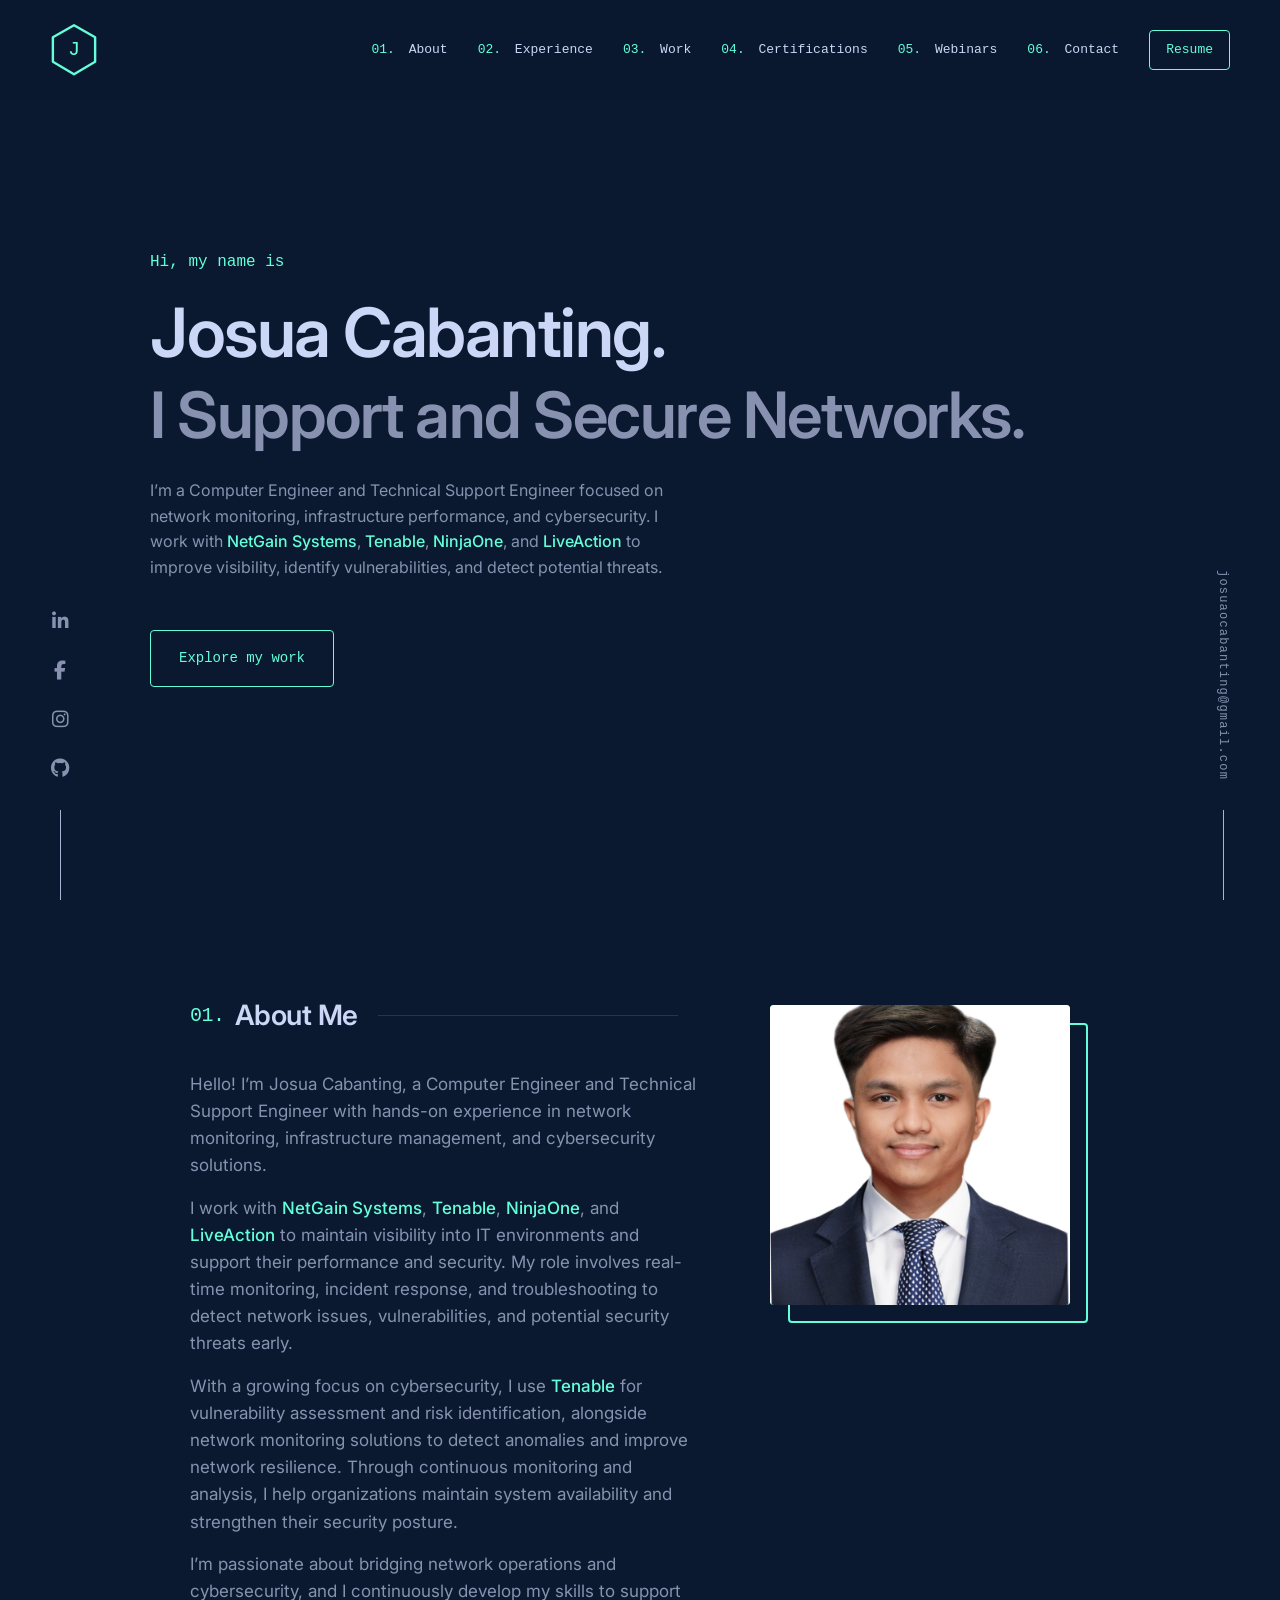
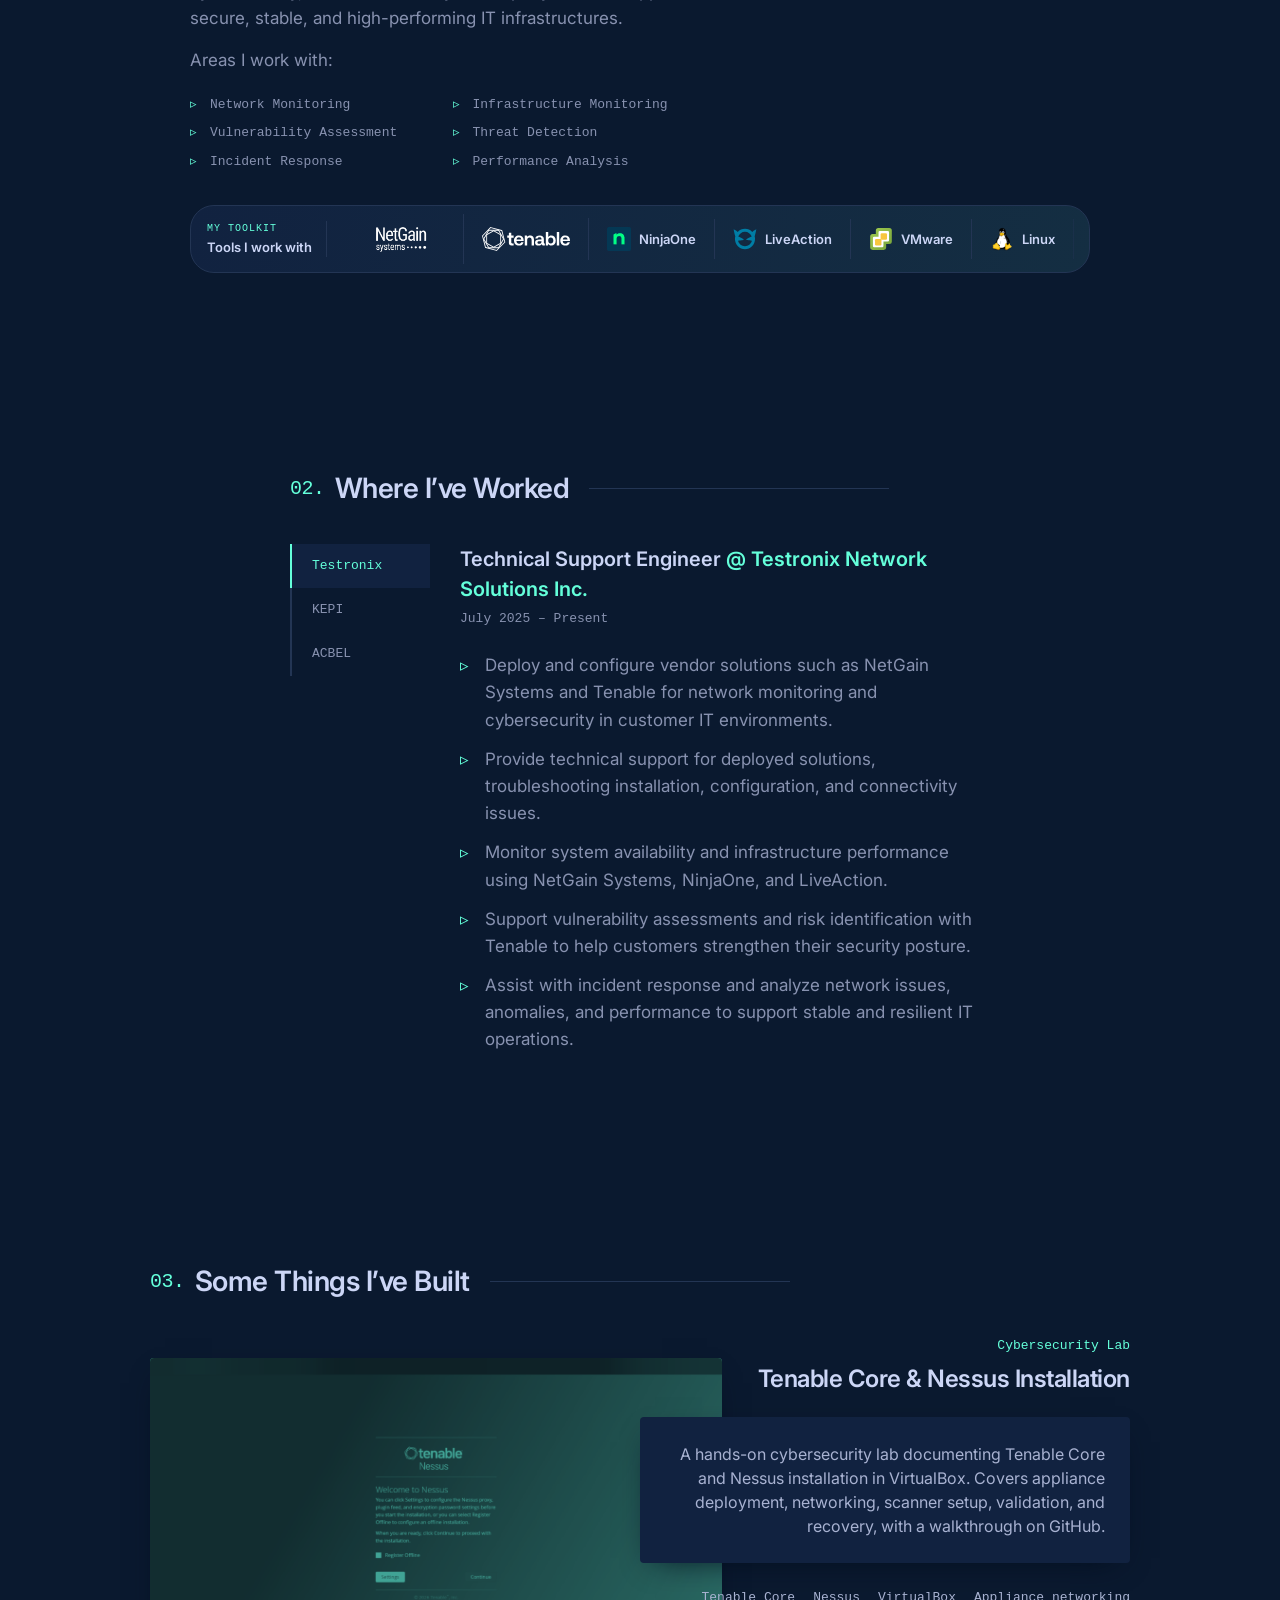
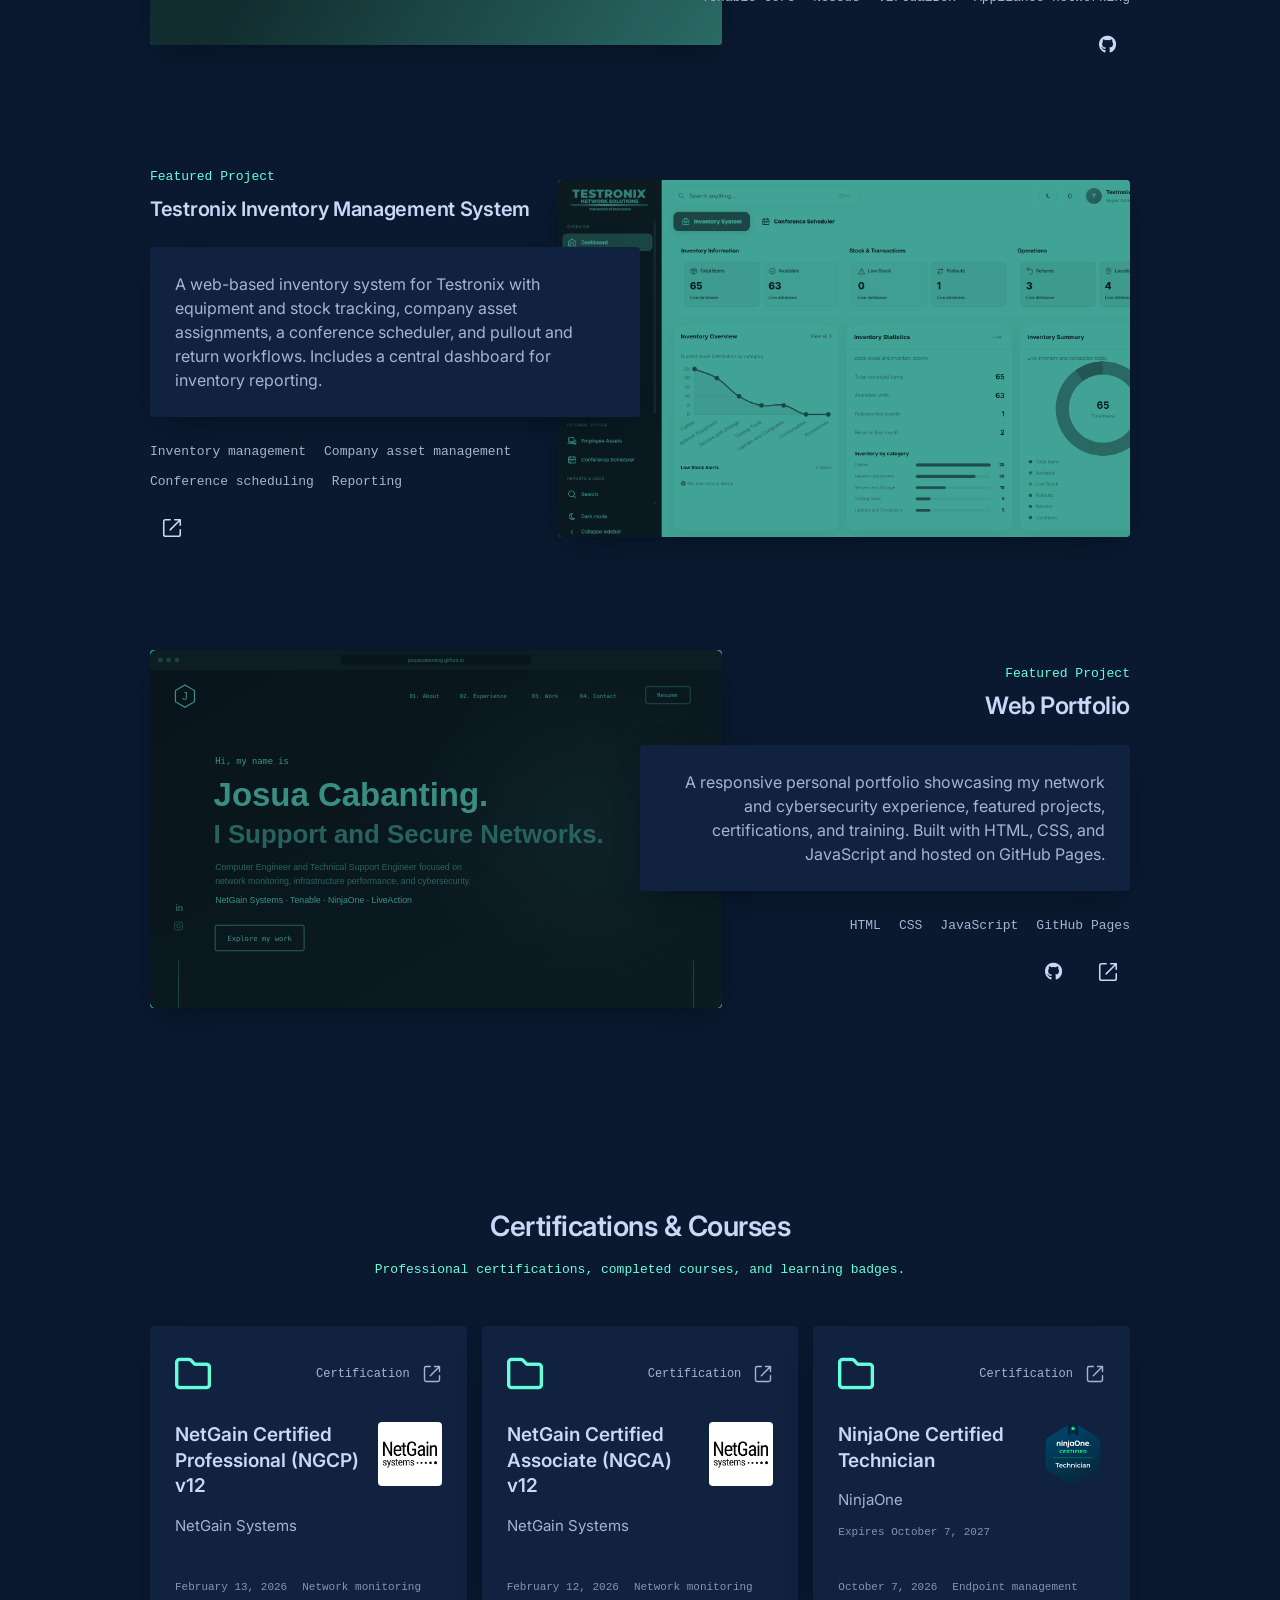
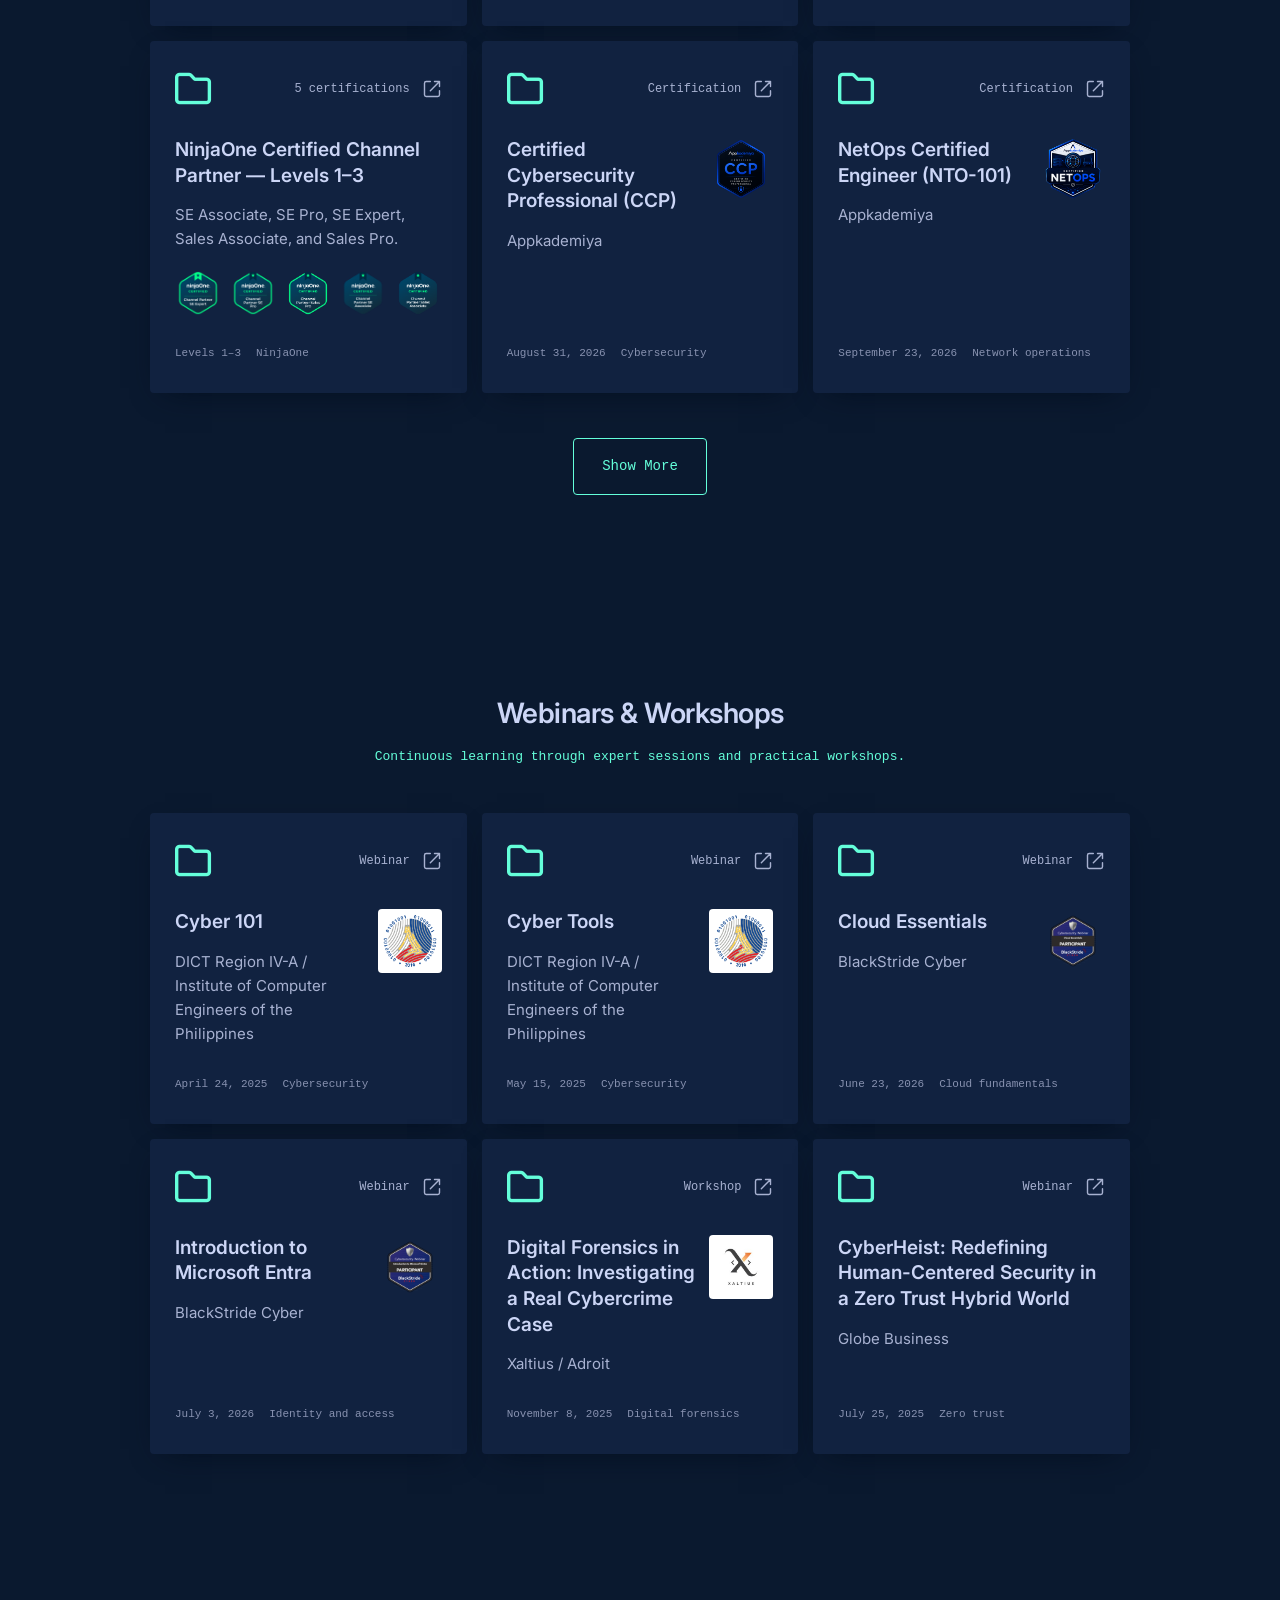
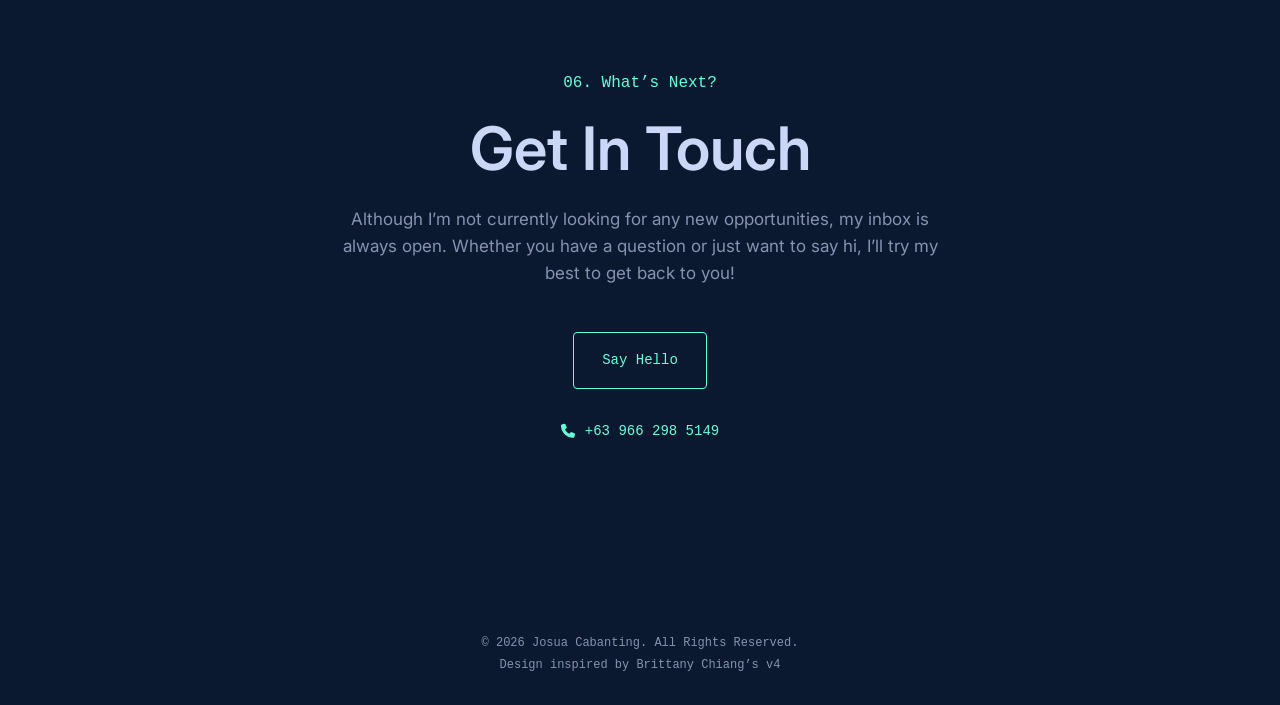
<file: index.html>
<!DOCTYPE html>
<html lang="en">
<head>
  <meta charset="UTF-8" />
  <meta name="viewport" content="width=device-width, initial-scale=1.0" />
  <title>Josua Cabanting | Technical Support Engineer | Network &amp; Cybersecurity</title>
  <meta name="description" content="Josua Cabanting, Computer Engineer and Technical Support Engineer focused on network monitoring, infrastructure performance, and cybersecurity with NetGain Systems, Tenable, NinjaOne, and LiveAction." />
  <link rel="stylesheet" href="style.css?v=20261023-profile-photo" />
  <script src="script.js" defer></script>
  <link rel="stylesheet" href="https://cdnjs.cloudflare.com/ajax/libs/font-awesome/6.5.0/css/all.min.css" />
</head>

<body>
<a class="skip-link" href="#content">Skip to content</a>
<!-- Page Loader -->
<div id="page-loader" aria-hidden="true">
  <svg class="loader-hex" viewBox="0 0 100 100" focusable="false">
    <polygon 
      points="50,5 90,27.5 90,72.5 50,95 10,72.5 10,27.5"
      pathLength="1"
      class="hex-outline"
    />
    <text 
      x="50%" 
      y="50%" 
      text-anchor="middle" 
      dominant-baseline="middle" 
      class="hex-letter">J</text>
  </svg>
</div>

<nav class="navbar" aria-label="Main navigation">
<a href="#hero" class="logo-btn" aria-label="Home">
  <svg viewBox="0 0 100 115" xmlns="http://www.w3.org/2000/svg" aria-hidden="true" focusable="false">
    <polygon class="logo-shadow" points="50,6 94,31 94,82 50,108 6,82 6,31" />
    <g class="logo-face">
      <polygon points="50,6 94,31 94,82 50,108 6,82 6,31" />
      <text x="50" y="57" text-anchor="middle" dominant-baseline="middle" font-size="42" font-weight="500">J</text>
    </g>
  </svg>
</a>

  <div class="nav-panel" id="nav-links">
  <div class="nav-links">
    <a href="#about"><span>01.</span> About</a>
    <a href="#experience"><span>02.</span> Experience</a>
    <a href="#achievements"><span>03.</span> Work</a>
    <a href="#certifications"><span>04.</span> Certifications</a>
    <a href="#webinars"><span>05.</span> Webinars</a>
    <a href="#contact"><span>06.</span> Contact</a>
  </div>
  <a href="Josua Cabanting_Resume.pdf" target="_blank" class="resume-btn">Resume</a>
  </div>
  <button class="menu-toggle" type="button" aria-label="Open navigation menu" aria-expanded="false" aria-controls="nav-links"><span></span><span></span><span></span></button>
</nav>
<button class="menu-backdrop" type="button" aria-label="Close navigation menu" tabindex="-1" hidden></button>

<main id="content" tabindex="-1">
<section id="hero" class="hero">
  <p class="intro">Hi, my name is</p>
  <h1>Josua Cabanting.</h1>
  <h2>I Support and Secure Networks.</h2>
  <p class="summary">
    I’m a Computer Engineer and Technical Support Engineer focused on network monitoring, infrastructure performance, and cybersecurity.
    I work with <a class="inline-link" href="https://www.netgain-systems.com/" target="_blank" rel="noopener noreferrer">NetGain Systems</a>, <a class="inline-link" href="https://www.tenable.com/" target="_blank" rel="noopener noreferrer">Tenable</a>, <a class="inline-link" href="https://www.ninjaone.com/" target="_blank" rel="noopener noreferrer">NinjaOne</a>, and <a class="inline-link" href="https://www.liveaction.com/" target="_blank" rel="noopener noreferrer">LiveAction</a> to improve visibility, identify vulnerabilities, and detect potential threats.
  </p>
  <a href="#achievements" class="button">Explore my work</a>
</section>

<section id="about" class="about-section">
  <div class="about-content">
    <div class="text">
      <h2 class="section-title"><span class="section-number">01.</span>About Me</h2>
      <p>Hello! I’m Josua Cabanting, a Computer Engineer and Technical Support Engineer with hands-on experience in network monitoring, infrastructure management, and cybersecurity solutions.</p>
      <p>I work with <a class="inline-link" href="https://www.netgain-systems.com/" target="_blank" rel="noopener noreferrer">NetGain Systems</a>, <a class="inline-link" href="https://www.tenable.com/" target="_blank" rel="noopener noreferrer">Tenable</a>, <a class="inline-link" href="https://www.ninjaone.com/" target="_blank" rel="noopener noreferrer">NinjaOne</a>, and <a class="inline-link" href="https://www.liveaction.com/" target="_blank" rel="noopener noreferrer">LiveAction</a> to maintain visibility into IT environments and support their performance and security. My role involves real-time monitoring, incident response, and troubleshooting to detect network issues, vulnerabilities, and potential security threats early.</p>
      <p>With a growing focus on cybersecurity, I use <a class="inline-link" href="https://www.tenable.com/" target="_blank" rel="noopener noreferrer">Tenable</a> for vulnerability assessment and risk identification, alongside network monitoring solutions to detect anomalies and improve network resilience. Through continuous monitoring and analysis, I help organizations maintain system availability and strengthen their security posture.</p>
      <p>I’m passionate about bridging network operations and cybersecurity, and I continuously develop my skills to support secure, stable, and high-performing IT infrastructures.</p>
      <p>Areas I work with:</p>
      <ul class="skills-list">
        <li>Network Monitoring</li>
        <li>Infrastructure Monitoring</li>
        <li>Vulnerability Assessment</li>
        <li>Threat Detection</li>
        <li>Incident Response</li>
        <li>Performance Analysis</li>
      </ul>
    </div>
    <div class="image">
      <div class="img-wrapper">
        <img src="Josua O. Cabanting.jpg" alt="Josua Cabanting" />
      </div>
    </div>
  </div>
  <div class="tools-strip" aria-labelledby="tools-heading">
    <div class="tools-strip-label"><span>MY TOOLKIT</span><h3 id="tools-heading">Tools I work with</h3></div>
    <div class="tools-window">
      <div class="tools-track">
        <ul class="tools-group" aria-label="Tools and systems"><li><a href="https://www.netgain-systems.com/" target="_blank" rel="noopener noreferrer"><span class="tool-icon tool-icon--wordmark tool-icon--netgain"><img src="assets/platforms/netgain-official.png" alt="" width="32" height="32" loading="eager" decoding="async" /></span><span>NetGain Systems</span></a></li>
<li><a href="https://www.tenable.com/" target="_blank" rel="noopener noreferrer"><span class="tool-icon tool-icon--wordmark"><img src="assets/platforms/tenable-official.svg" alt="" width="32" height="32" loading="eager" decoding="async" /></span><span>Tenable</span></a></li>
<li><a href="https://www.ninjaone.com/" target="_blank" rel="noopener noreferrer"><span class="tool-icon"><img src="assets/platforms/ninjaone-official.png" alt="" width="32" height="32" loading="eager" decoding="async" /></span><span>NinjaOne</span></a></li>
<li><a href="https://www.liveaction.com/" target="_blank" rel="noopener noreferrer"><span class="tool-icon"><img src="assets/platforms/liveaction-emblem.svg" alt="" width="32" height="32" loading="eager" decoding="async" /></span><span>LiveAction</span></a></li>
<li><a href="https://www.vmware.com/" target="_blank" rel="noopener noreferrer"><span class="tool-icon"><img src="assets/platforms/vmware-vsphere.svg" alt="" width="32" height="32" loading="eager" decoding="async" /></span><span>VMware</span></a></li>
<li><a href="https://www.linux.org/" target="_blank" rel="noopener noreferrer"><span class="tool-icon"><img src="assets/platforms/linux-official.png" alt="" width="32" height="32" loading="eager" decoding="async" /></span><span>Linux</span></a></li>
<li><a href="https://www.wireshark.org/" target="_blank" rel="noopener noreferrer"><span class="tool-icon"><img src="assets/platforms/wireshark-official.png" alt="" width="32" height="32" loading="eager" decoding="async" /></span><span>Wireshark</span></a></li>
<li><a href="https://grafana.com/" target="_blank" rel="noopener noreferrer"><span class="tool-icon"><img src="assets/platforms/grafana-official.svg" alt="" width="32" height="32" loading="eager" decoding="async" /></span><span>Grafana</span></a></li>
<li><a href="https://openai.com/codex/" target="_blank" rel="noopener noreferrer"><span class="tool-icon"><img src="assets/platforms/openai-official.svg" alt="" width="32" height="32" loading="eager" decoding="async" /></span><span>Codex</span></a></li>
<li><a href="https://claude.ai/" target="_blank" rel="noopener noreferrer"><span class="tool-icon tool-icon--wordmark"><img src="assets/platforms/claude-official.svg" alt="" width="32" height="32" loading="eager" decoding="async" /></span><span>Claude</span></a></li></ul>
        <ul class="tools-group" aria-hidden="true" inert><li><a href="https://www.netgain-systems.com/" target="_blank" rel="noopener noreferrer"><span class="tool-icon tool-icon--wordmark tool-icon--netgain"><img src="assets/platforms/netgain-official.png" alt="" width="32" height="32" loading="eager" decoding="async" /></span><span>NetGain Systems</span></a></li>
<li><a href="https://www.tenable.com/" target="_blank" rel="noopener noreferrer"><span class="tool-icon tool-icon--wordmark"><img src="assets/platforms/tenable-official.svg" alt="" width="32" height="32" loading="eager" decoding="async" /></span><span>Tenable</span></a></li>
<li><a href="https://www.ninjaone.com/" target="_blank" rel="noopener noreferrer"><span class="tool-icon"><img src="assets/platforms/ninjaone-official.png" alt="" width="32" height="32" loading="eager" decoding="async" /></span><span>NinjaOne</span></a></li>
<li><a href="https://www.liveaction.com/" target="_blank" rel="noopener noreferrer"><span class="tool-icon"><img src="assets/platforms/liveaction-emblem.svg" alt="" width="32" height="32" loading="eager" decoding="async" /></span><span>LiveAction</span></a></li>
<li><a href="https://www.vmware.com/" target="_blank" rel="noopener noreferrer"><span class="tool-icon"><img src="assets/platforms/vmware-vsphere.svg" alt="" width="32" height="32" loading="eager" decoding="async" /></span><span>VMware</span></a></li>
<li><a href="https://www.linux.org/" target="_blank" rel="noopener noreferrer"><span class="tool-icon"><img src="assets/platforms/linux-official.png" alt="" width="32" height="32" loading="eager" decoding="async" /></span><span>Linux</span></a></li>
<li><a href="https://www.wireshark.org/" target="_blank" rel="noopener noreferrer"><span class="tool-icon"><img src="assets/platforms/wireshark-official.png" alt="" width="32" height="32" loading="eager" decoding="async" /></span><span>Wireshark</span></a></li>
<li><a href="https://grafana.com/" target="_blank" rel="noopener noreferrer"><span class="tool-icon"><img src="assets/platforms/grafana-official.svg" alt="" width="32" height="32" loading="eager" decoding="async" /></span><span>Grafana</span></a></li>
<li><a href="https://openai.com/codex/" target="_blank" rel="noopener noreferrer"><span class="tool-icon"><img src="assets/platforms/openai-official.svg" alt="" width="32" height="32" loading="eager" decoding="async" /></span><span>Codex</span></a></li>
<li><a href="https://claude.ai/" target="_blank" rel="noopener noreferrer"><span class="tool-icon tool-icon--wordmark"><img src="assets/platforms/claude-official.svg" alt="" width="32" height="32" loading="eager" decoding="async" /></span><span>Claude</span></a></li></ul>
      </div>
    </div>
  </div>

</section>

<section id="experience" class="experience-section">
  <h2 class="section-title"><span class="section-number">02.</span>Where I’ve Worked</h2>
  <div class="experience-wrapper">
    <div class="tab-list" role="tablist" aria-label="Job tabs">
      <button class="tab-button active" role="tab" aria-selected="true" aria-controls="panel-1" id="tab-1">Testronix</button>
      <button class="tab-button" role="tab" aria-selected="false" aria-controls="panel-2" id="tab-2">KEPI</button>
      <button class="tab-button" role="tab" aria-selected="false" aria-controls="panel-3" id="tab-3">ACBEL</button>
    </div>
    <div class="tab-panels">
      <div class="tab-panel active" role="tabpanel" id="panel-1" aria-labelledby="tab-1">
        <h3>Technical Support Engineer <span class="company">@ Testronix Network Solutions Inc.</span></h3>
        <p class="range">July 2025 – Present</p>
        <ul>
          <li>Deploy and configure vendor solutions such as NetGain Systems and Tenable for network monitoring and cybersecurity in customer IT environments.</li>
          <li>Provide technical support for deployed solutions, troubleshooting installation, configuration, and connectivity issues.</li>
          <li>Monitor system availability and infrastructure performance using NetGain Systems, NinjaOne, and LiveAction.</li>
          <li>Support vulnerability assessments and risk identification with Tenable to help customers strengthen their security posture.</li>
          <li>Assist with incident response and analyze network issues, anomalies, and performance to support stable and resilient IT operations.</li>
        </ul>
      </div>
      <div class="tab-panel" role="tabpanel" id="panel-2" aria-labelledby="tab-2">
        <h3>IT Staff / IT Technician Support <span class="company">@ Kyouritsu Electronics Philippines, Inc.</span></h3>
        <p class="range">February 2023 – June 2025</p>
        <p class="job-details">MIS/IT Department<br>Light Industry &amp; Science Park II, Calamba City, Laguna</p>
        <ul>
          <li>Managed IT infrastructure to support the smooth operation and security of hardware and software systems.</li>
          <li>Performed hardware and software troubleshooting, network maintenance, and printer management; administered and maintained CCTV systems.</li>
          <li>Handled system installations and upgrades, and maintained file and backup servers to support secure and efficient IT operations.</li>
          <li>Supported end-users with Microsoft Office, various operating systems, and daily IT needs.</li>
        </ul>
      </div>
      <div class="tab-panel" role="tabpanel" id="panel-3" aria-labelledby="tab-3">
        <h3>Automation Engineer Intern <span class="company">@ Acbel Polytech Philippines, Inc.</span></h3>
        <p class="range">August 2022 – October 2022</p>
        <p class="job-details">Automation Engineering Department<br>Carmelray Industrial Park II, Calamba City, Laguna</p>
        <ul>
          <li>Supported maintenance, supervision, troubleshooting, and data collection in the Automation Engineering Department.</li>
          <li>Assisted with basic Human-Machine Interface (HMI) optimization and system startup.</li>
        </ul>
      </div>
    </div>
  </div>
</section>

<section id="achievements">
  <h2 class="section-title"><span class="section-number">03.</span>Some Things I’ve Built</h2>
  <article class="featured-project featured-project--lab">
    <a class="project-art project-lab-picture project-screenshot" href="https://github.com/josuacabanting/josuacabanting/blob/main/tenable-core-nessus-virtualbox-lab.md" target="_blank" rel="noopener noreferrer" aria-label="Read the Tenable Core and Nessus installation lab on GitHub">
      <img src="assets/tenable-nessus-lab.png" alt="Tenable Nessus welcome screen from my VirtualBox installation lab" width="1206" height="606" loading="lazy" decoding="async" />
    </a>
    <div class="project-content">
      <p class="project-eyebrow">Cybersecurity Lab</p>
      <h3><a href="https://github.com/josuacabanting/josuacabanting/blob/main/tenable-core-nessus-virtualbox-lab.md" target="_blank" rel="noopener noreferrer">Tenable Core &amp; Nessus Installation</a></h3>
      <div class="project-description"><p>A hands-on cybersecurity lab documenting Tenable Core and Nessus installation in VirtualBox. Covers appliance deployment, networking, scanner setup, validation, and recovery, with a walkthrough on GitHub.</p></div>
      <ul class="project-tags"><li>Tenable Core</li><li>Nessus</li><li>VirtualBox</li><li>Appliance networking</li></ul>
      <div class="project-links">
        <a href="https://github.com/josuacabanting/josuacabanting/blob/main/tenable-core-nessus-virtualbox-lab.md" target="_blank" rel="noopener noreferrer" aria-label="View the Tenable Core and Nessus lab walkthrough on GitHub"><i class="fab fa-github" aria-hidden="true"></i></a>
      </div>
    </div>
  </article>
  <article class="featured-project featured-project--inventory">
    <a class="project-art project-screenshot" href="assets/testronix-inventory-management.png" target="_blank" rel="noopener noreferrer" aria-label="View the Testronix Inventory Management System screenshot in full size">
      <img src="assets/testronix-inventory-management.png" alt="Testronix inventory dashboard showing stock availability, pullouts, returns, locations, and inventory reports" width="1896" height="1063" loading="lazy" decoding="async" />
    </a>
    <div class="project-content">
      <p class="project-eyebrow">Featured Project</p>
      <h3><a href="assets/testronix-inventory-management.png" target="_blank" rel="noopener noreferrer">Testronix Inventory Management System</a></h3>
      <div class="project-description"><p>A web-based inventory system for Testronix with equipment and stock tracking, company asset assignments, a conference scheduler, and pullout and return workflows. Includes a central dashboard for inventory reporting.</p></div>
      <ul class="project-tags"><li>Inventory management</li><li>Company asset management</li><li>Conference scheduling</li><li>Reporting</li></ul>
      <div class="project-links">
        <a href="assets/testronix-inventory-management.png" target="_blank" rel="noopener noreferrer" aria-label="Open the inventory dashboard screenshot in full size">
          <svg viewBox="0 0 24 24" fill="none" stroke="currentColor" stroke-width="1.7" stroke-linecap="round" stroke-linejoin="round" aria-hidden="true"><path d="M15 3h6v6M10 14 21 3M21 14v5a2 2 0 0 1-2 2H5a2 2 0 0 1-2-2V5a2 2 0 0 1 2-2h5"/></svg>
        </a>
      </div>
    </div>
  </article>
  <article class="featured-project featured-project--portfolio">
    <a class="project-art project-lab-picture project-screenshot" href="https://josuacabanting.github.io/" target="_blank" rel="noopener noreferrer" aria-label="Visit Josua Cabanting’s web portfolio">
      <img src="assets/web-portfolio-preview.svg" alt="Preview of Josua Cabanting’s portfolio with the headline I Support and Secure Networks" width="1440" height="900" loading="lazy" decoding="async" />
    </a>
    <div class="project-content">
      <p class="project-eyebrow">Featured Project</p>
      <h3><a href="https://josuacabanting.github.io/" target="_blank" rel="noopener noreferrer">Web Portfolio</a></h3>
      <div class="project-description"><p>A responsive personal portfolio showcasing my network and cybersecurity experience, featured projects, certifications, and training. Built with HTML, CSS, and JavaScript and hosted on GitHub Pages.</p></div>
      <ul class="project-tags"><li>HTML</li><li>CSS</li><li>JavaScript</li><li>GitHub Pages</li></ul>
      <div class="project-links">
        <a href="https://github.com/josuacabanting/josuacabanting.github.io" target="_blank" rel="noopener noreferrer" aria-label="View the web portfolio GitHub repository"><i class="fab fa-github" aria-hidden="true"></i></a>
        <a href="https://josuacabanting.github.io/" target="_blank" rel="noopener noreferrer" aria-label="Visit the live web portfolio"><svg viewBox="0 0 24 24" fill="none" stroke="currentColor" stroke-width="1.7" stroke-linecap="round" stroke-linejoin="round" aria-hidden="true"><path d="M15 3h6v6M10 14 21 3M21 14v5a2 2 0 0 1-2 2H5a2 2 0 0 1-2-2V5a2 2 0 0 1 2-2h5"/></svg></a>
      </div>
    </div>
  </article>
</section>


<section id="certifications" class="credentials-section" aria-labelledby="credentials-heading">
  <h2 id="credentials-heading">Certifications &amp; Courses</h2>
  <p class="credentials-subtitle">Professional certifications, completed courses, and learning badges.</p>
  <div class="credentials-grid" id="credentials-grid">
    <a class="credential-card" href="assets/certificates/Netgain%20Systems/NetGain%20Systems%20Certified%20Professional%20-%20Josua.pdf" target="_blank" rel="noopener noreferrer" aria-label="View NetGain Certified Professional (NGCP) v12 certificate PDF (opens in a new tab)">
      <div class="credential-card-top"><i class="far fa-folder" aria-hidden="true"></i><span class="credential-card-kind">Certification<svg viewBox="0 0 24 24" fill="none" stroke="currentColor" stroke-width="1.7" stroke-linecap="round" stroke-linejoin="round" aria-hidden="true"><path d="M15 3h6v6M10 14 21 3M21 14v5a2 2 0 0 1-2 2H5a2 2 0 0 1-2-2V5a2 2 0 0 1 2-2h5"/></svg></span></div>
      <div class="credential-content"><div class="credential-text"><h3>NetGain Certified Professional (NGCP) v12</h3>
      <p>NetGain Systems</p></div><img class="credential-badge credential-logo" src="assets/certificates/Netgain%20Systems/netgain-logo.png" alt="NetGain Systems logo" width="64" height="64" loading="lazy" decoding="async" /></div>
      
      <ul class="credential-meta"><li>February 13, 2026</li><li>Network monitoring</li></ul>
    </a>
    <a class="credential-card" href="assets/certificates/Netgain%20Systems/NetGain%20Systems%20Certified%20Associate%20-%20Josua.pdf" target="_blank" rel="noopener noreferrer" aria-label="View NetGain Certified Associate (NGCA) v12 certificate PDF (opens in a new tab)">
      <div class="credential-card-top"><i class="far fa-folder" aria-hidden="true"></i><span class="credential-card-kind">Certification<svg viewBox="0 0 24 24" fill="none" stroke="currentColor" stroke-width="1.7" stroke-linecap="round" stroke-linejoin="round" aria-hidden="true"><path d="M15 3h6v6M10 14 21 3M21 14v5a2 2 0 0 1-2 2H5a2 2 0 0 1-2-2V5a2 2 0 0 1 2-2h5"/></svg></span></div>
      <div class="credential-content"><div class="credential-text"><h3>NetGain Certified Associate (NGCA) v12</h3>
      <p>NetGain Systems</p></div><img class="credential-badge credential-logo" src="assets/certificates/Netgain%20Systems/netgain-logo.png" alt="NetGain Systems logo" width="64" height="64" loading="lazy" decoding="async" /></div>
      
      <ul class="credential-meta"><li>February 12, 2026</li><li>Network monitoring</li></ul>
    </a>
    <a class="credential-card" href="assets/certificates/NINJAONE/ninjaone_certified_technician.png" target="_blank" rel="noopener noreferrer" aria-label="View NinjaOne Certified Technician certificate image (opens in a new tab)">
      <div class="credential-card-top"><i class="far fa-folder" aria-hidden="true"></i><span class="credential-card-kind">Certification<svg viewBox="0 0 24 24" fill="none" stroke="currentColor" stroke-width="1.7" stroke-linecap="round" stroke-linejoin="round" aria-hidden="true"><path d="M15 3h6v6M10 14 21 3M21 14v5a2 2 0 0 1-2 2H5a2 2 0 0 1-2-2V5a2 2 0 0 1 2-2h5"/></svg></span></div>
      <div class="credential-content"><div class="credential-text"><h3>NinjaOne Certified Technician</h3>
      <p>NinjaOne</p>
      <p class="credential-status">Expires October 7, 2027</p></div><img class="credential-badge" src="assets/certificates/NINJAONE/badge_technician.png" alt="NinjaOne Certified Technician badge" width="64" height="64" loading="lazy" decoding="async" /></div>
      <ul class="credential-meta"><li>October 7, 2026</li><li>Endpoint management</li></ul>
    </a>
    <a class="credential-card" href="ninjaone-certifications.html" target="_blank" rel="noopener noreferrer" aria-label="View all five NinjaOne channel partner certifications, Levels 1 to 3 (opens in a new tab)">
      <div class="credential-card-top"><i class="far fa-folder" aria-hidden="true"></i><span class="credential-card-kind">5 certifications<svg viewBox="0 0 24 24" fill="none" stroke="currentColor" stroke-width="1.7" stroke-linecap="round" stroke-linejoin="round" aria-hidden="true"><path d="M15 3h6v6M10 14 21 3M21 14v5a2 2 0 0 1-2 2H5a2 2 0 0 1-2-2V5a2 2 0 0 1 2-2h5"/></svg></span></div>
      <h3>NinjaOne Certified Channel Partner — Levels 1–3</h3>
      <p>SE Associate, SE Pro, SE Expert, Sales Associate, and Sales Pro.</p>
      <div class="credential-badge-set"><img src="assets/certificates/NINJAONE/badge_se_expert.png" alt="Level 3: NinjaOne Certified Channel Partner SE Expert badge" width="44" height="44" loading="lazy" decoding="async" /><img src="assets/certificates/NINJAONE/badge_se_pro.png" alt="Level 2: NinjaOne Certified Channel Partner SE Pro badge" width="44" height="44" loading="lazy" decoding="async" /><img src="assets/certificates/NINJAONE/badge_sales_pro.png" alt="Level 2: NinjaOne Certified Channel Partner Sales Pro badge" width="44" height="44" loading="lazy" decoding="async" /><img src="assets/certificates/NINJAONE/badge_se_associate.png" alt="Level 1: NinjaOne Certified Channel Partner SE Associate badge" width="44" height="44" loading="lazy" decoding="async" /><img src="assets/certificates/NINJAONE/badge_sales_associate.png" alt="Level 1: NinjaOne Certified Channel Partner Sales Associate badge" width="44" height="44" loading="lazy" decoding="async" /></div>
      <ul class="credential-meta"><li>Levels 1–3</li><li>NinjaOne</li></ul>
    </a>
    
    
    
    
    <a class="credential-card" href="assets/certificates/Appkademiya/Certified%20Cybersecurity%20Professional%20(CCP).pdf" target="_blank" rel="noopener noreferrer" aria-label="View Certified Cybersecurity Professional (CCP) certificate PDF (opens in a new tab)">
      <div class="credential-card-top"><i class="far fa-folder" aria-hidden="true"></i><span class="credential-card-kind">Certification<svg viewBox="0 0 24 24" fill="none" stroke="currentColor" stroke-width="1.7" stroke-linecap="round" stroke-linejoin="round" aria-hidden="true"><path d="M15 3h6v6M10 14 21 3M21 14v5a2 2 0 0 1-2 2H5a2 2 0 0 1-2-2V5a2 2 0 0 1 2-2h5"/></svg></span></div>
      <div class="credential-content"><div class="credential-text"><h3>Certified Cybersecurity Professional (CCP)</h3>
      <p>Appkademiya</p></div><img class="credential-badge" src="assets/certificates/Appkademiya/badge-ccp.png" alt="Certified Cybersecurity Professional (CCP) badge" width="64" height="64" loading="lazy" decoding="async" /></div>
      
      <ul class="credential-meta"><li>August 31, 2026</li><li>Cybersecurity</li></ul>
    </a>
    <a class="credential-card" href="assets/certificates/Appkademiya/NetOps%20Certified%20Engineer%20(NTO-101).pdf" target="_blank" rel="noopener noreferrer" aria-label="View NetOps Certified Engineer (NTO-101) certificate PDF (opens in a new tab)">
      <div class="credential-card-top"><i class="far fa-folder" aria-hidden="true"></i><span class="credential-card-kind">Certification<svg viewBox="0 0 24 24" fill="none" stroke="currentColor" stroke-width="1.7" stroke-linecap="round" stroke-linejoin="round" aria-hidden="true"><path d="M15 3h6v6M10 14 21 3M21 14v5a2 2 0 0 1-2 2H5a2 2 0 0 1-2-2V5a2 2 0 0 1 2-2h5"/></svg></span></div>
      <div class="credential-content"><div class="credential-text"><h3>NetOps Certified Engineer (NTO-101)</h3>
      <p>Appkademiya</p></div><img class="credential-badge" src="assets/certificates/Appkademiya/badge-netops.png" alt="NetOps Certified Engineer (NTO-101) badge" width="64" height="64" loading="lazy" decoding="async" /></div>
      
      <ul class="credential-meta"><li>September 23, 2026</li><li>Network operations</li></ul>
    </a>
    <a class="credential-card" href="assets/certificates/TENABLE/Tenable%20Edge_2020_Advance%20Web%20Application%20Scanning.pdf" target="_blank" rel="noopener noreferrer" aria-label="View Advanced Web Application Scanning certificate PDF (opens in a new tab)">
      <div class="credential-card-top"><i class="far fa-folder" aria-hidden="true"></i><span class="credential-card-kind">Training<svg viewBox="0 0 24 24" fill="none" stroke="currentColor" stroke-width="1.7" stroke-linecap="round" stroke-linejoin="round" aria-hidden="true"><path d="M15 3h6v6M10 14 21 3M21 14v5a2 2 0 0 1-2 2H5a2 2 0 0 1-2-2V5a2 2 0 0 1 2-2h5"/></svg></span></div>
      <div class="credential-content"><div class="credential-text"><h3>Advanced Web Application Scanning</h3>
      <p>Tenable</p></div><img class="credential-badge credential-logo" src="assets/certificates/TENABLE/badge-web-application-scanning.png" alt="Advanced Web Application Scanning logo" width="64" height="64" loading="lazy" decoding="async" /></div>
      
      <ul class="credential-meta"><li>August 21, 2025</li><li>Web application security</li></ul>
    </a>
    <a class="credential-card" href="assets/certificates/LINUX%20FOUNDATION/Cybersecurity%20Essentials%20LFC108.pdf" target="_blank" rel="noopener noreferrer" aria-label="View Cybersecurity Essentials (LFC108) certificate PDF (opens in a new tab)">
      <div class="credential-card-top"><i class="far fa-folder" aria-hidden="true"></i><span class="credential-card-kind">Course<svg viewBox="0 0 24 24" fill="none" stroke="currentColor" stroke-width="1.7" stroke-linecap="round" stroke-linejoin="round" aria-hidden="true"><path d="M15 3h6v6M10 14 21 3M21 14v5a2 2 0 0 1-2 2H5a2 2 0 0 1-2-2V5a2 2 0 0 1 2-2h5"/></svg></span></div>
      <div class="credential-content"><div class="credential-text"><h3>Cybersecurity Essentials (LFC108)</h3>
      <p>The Linux Foundation</p></div><img class="credential-badge" src="assets/certificates/LINUX%20FOUNDATION/badge-lfc108.png" alt="Cybersecurity Essentials (LFC108) badge" width="64" height="64" loading="lazy" decoding="async" /></div>
      
      <ul class="credential-meta"><li>October 28, 2025</li><li>Cybersecurity</li></ul>
    </a>
    <a class="credential-card" href="assets/certificates/LINUX%20FOUNDATION/Introduction%20to%20Linux%20(LFS101).pdf" target="_blank" rel="noopener noreferrer" aria-label="View Introduction to Linux (LFS101) certificate PDF (opens in a new tab)">
      <div class="credential-card-top"><i class="far fa-folder" aria-hidden="true"></i><span class="credential-card-kind">Course<svg viewBox="0 0 24 24" fill="none" stroke="currentColor" stroke-width="1.7" stroke-linecap="round" stroke-linejoin="round" aria-hidden="true"><path d="M15 3h6v6M10 14 21 3M21 14v5a2 2 0 0 1-2 2H5a2 2 0 0 1-2-2V5a2 2 0 0 1 2-2h5"/></svg></span></div>
      <div class="credential-content"><div class="credential-text"><h3>Introduction to Linux (LFS101)</h3>
      <p>The Linux Foundation</p></div><img class="credential-badge" src="assets/certificates/LINUX%20FOUNDATION/badge-lfs101.png" alt="Introduction to Linux (LFS101) badge" width="64" height="64" loading="lazy" decoding="async" /></div>
      
      <ul class="credential-meta"><li>August 24, 2025</li><li>Linux</li></ul>
    </a>
    <a class="credential-card" href="cisco-netacad-certifications.html" target="_blank" rel="noopener noreferrer" aria-label="View all four Cisco Networking Academy course certificates (opens in a new tab)">
      <div class="credential-card-top"><i class="far fa-folder" aria-hidden="true"></i><span class="credential-card-kind">4 courses<svg viewBox="0 0 24 24" fill="none" stroke="currentColor" stroke-width="1.7" stroke-linecap="round" stroke-linejoin="round" aria-hidden="true"><path d="M15 3h6v6M10 14 21 3M21 14v5a2 2 0 0 1-2 2H5a2 2 0 0 1-2-2V5a2 2 0 0 1 2-2h5"/></svg></span></div>
      <h3>Cisco Networking Academy</h3>
      <p>Completed courses in networking, operating systems, and hardware.</p>
      <div class="credential-badge-set"><img src="assets/certificates/CISCO%20NETWORKING%20ACADEMY%20BADGE/Network%20Addressing%20and%20Basic%20Troubleshooting%20Badge.png" alt="Network Addressing and Basic Troubleshooting badge" width="44" height="44" loading="lazy" decoding="async" /><img src="assets/certificates/CISCO%20NETWORKING%20ACADEMY%20BADGE/Networking%20Basics%20Badge.png" alt="Networking Basics badge" width="44" height="44" loading="lazy" decoding="async" /><img src="assets/certificates/CISCO%20NETWORKING%20ACADEMY%20BADGE/Operating%20System%20Basics%20Badge.png" alt="Operating Systems Basics badge" width="44" height="44" loading="lazy" decoding="async" /><img src="assets/certificates/CISCO%20NETWORKING%20ACADEMY%20BADGE/Computer%20Hardware%20Basics.png" alt="Computer Hardware Basics badge" width="44" height="44" loading="lazy" decoding="async" /></div>
      <ul class="credential-meta"><li>4 course certificates</li><li>NetAcad</li></ul>
    </a>
    
    
    
    
    
    
    
    <a class="credential-card" href="assets/certificates/AXIS/AXIS%20NETWORK%20AUDIOI%20ESSENTIALS.pdf" target="_blank" rel="noopener noreferrer" aria-label="View Axis Network Audio Essentials certificate PDF (opens in a new tab)">
      <div class="credential-card-top"><i class="far fa-folder" aria-hidden="true"></i><span class="credential-card-kind">Course<svg viewBox="0 0 24 24" fill="none" stroke="currentColor" stroke-width="1.7" stroke-linecap="round" stroke-linejoin="round" aria-hidden="true"><path d="M15 3h6v6M10 14 21 3M21 14v5a2 2 0 0 1-2 2H5a2 2 0 0 1-2-2V5a2 2 0 0 1 2-2h5"/></svg></span></div>
      <div class="credential-content"><div class="credential-text"><h3>Axis Network Audio Essentials</h3>
      <p>Axis Communications</p></div><img class="credential-badge credential-logo" src="assets/certificates/AXIS/badge-axis.png" alt="Axis Network Audio Essentials logo" width="64" height="64" loading="lazy" decoding="async" /></div>
      
      <ul class="credential-meta"><li>December 4, 2025</li><li>Network audio</li></ul>
    </a>
    <a class="credential-card" href="assets/certificates/GOOGLE%20CLOUD%20SKILLS/Introduction%20to%20Generative%20AI.png" target="_blank" rel="noopener noreferrer" aria-label="View Introduction to Generative AI completion badge image (opens in a new tab)">
      <div class="credential-card-top"><i class="far fa-folder" aria-hidden="true"></i><span class="credential-card-kind">Completion badge<svg viewBox="0 0 24 24" fill="none" stroke="currentColor" stroke-width="1.7" stroke-linecap="round" stroke-linejoin="round" aria-hidden="true"><path d="M15 3h6v6M10 14 21 3M21 14v5a2 2 0 0 1-2 2H5a2 2 0 0 1-2-2V5a2 2 0 0 1 2-2h5"/></svg></span></div>
      <div class="credential-content"><div class="credential-text"><h3>Introduction to Generative AI</h3>
      <p>Google Cloud</p></div><img class="credential-badge" src="assets/certificates/GOOGLE%20CLOUD%20SKILLS/Introduction%20to%20Generative%20AI.png" alt="Introduction to Generative AI badge" width="64" height="64" loading="lazy" decoding="async" /></div>
      
      <ul class="credential-meta"><li>Artificial intelligence</li></ul>
    </a>
    <a class="credential-card" href="assets/certificates/GOOGLE%20CLOUD%20SKILLS/Introduction%20to%20Large%20Language%20Models.png" target="_blank" rel="noopener noreferrer" aria-label="View Introduction to Large Language Models completion badge image (opens in a new tab)">
      <div class="credential-card-top"><i class="far fa-folder" aria-hidden="true"></i><span class="credential-card-kind">Completion badge<svg viewBox="0 0 24 24" fill="none" stroke="currentColor" stroke-width="1.7" stroke-linecap="round" stroke-linejoin="round" aria-hidden="true"><path d="M15 3h6v6M10 14 21 3M21 14v5a2 2 0 0 1-2 2H5a2 2 0 0 1-2-2V5a2 2 0 0 1 2-2h5"/></svg></span></div>
      <div class="credential-content"><div class="credential-text"><h3>Introduction to Large Language Models</h3>
      <p>Google Cloud</p></div><img class="credential-badge" src="assets/certificates/GOOGLE%20CLOUD%20SKILLS/Introduction%20to%20Large%20Language%20Models.png" alt="Introduction to Large Language Models badge" width="64" height="64" loading="lazy" decoding="async" /></div>
      
      <ul class="credential-meta"><li>Artificial intelligence</li></ul>
    </a>
    
  </div>
  <button class="button credentials-toggle" type="button" aria-expanded="false" aria-controls="credentials-grid" hidden>Show More</button>
</section>

<section id="webinars" class="credentials-section" aria-labelledby="webinars-heading">
  <h2 id="webinars-heading">Webinars &amp; Workshops</h2>
  <p class="credentials-subtitle">Continuous learning through expert sessions and practical workshops.</p>
  <div class="credentials-grid" id="webinars-grid">
    <a class="credential-card" href="assets/certificates/DICT/JOSUA%20O.%20CABANTING%20Certificate%20of%20Attendance%20(3).pdf" target="_blank" rel="noopener noreferrer" aria-label="View Cyber 101 certificate PDF (opens in a new tab)">
      <div class="credential-card-top"><i class="far fa-folder" aria-hidden="true"></i><span class="credential-card-kind">Webinar<svg viewBox="0 0 24 24" fill="none" stroke="currentColor" stroke-width="1.7" stroke-linecap="round" stroke-linejoin="round" aria-hidden="true"><path d="M15 3h6v6M10 14 21 3M21 14v5a2 2 0 0 1-2 2H5a2 2 0 0 1-2-2V5a2 2 0 0 1 2-2h5"/></svg></span></div>
      <div class="credential-content"><div class="credential-text"><h3>Cyber 101</h3>
      <p>DICT Region IV-A / Institute of Computer Engineers of the Philippines</p></div><img class="credential-badge credential-logo" src="assets/certificates/DICT/badge-dict.png" alt="DICT badge" width="64" height="64" loading="lazy" decoding="async" /></div>
      
      <ul class="credential-meta"><li>April 24, 2025</li><li>Cybersecurity</li></ul>
    </a>
    <a class="credential-card" href="assets/certificates/DICT/JOSUA%20O.%20CABANTING%20Certificate%20of%20Attendance%20(4).pdf" target="_blank" rel="noopener noreferrer" aria-label="View Cyber Tools certificate PDF (opens in a new tab)">
      <div class="credential-card-top"><i class="far fa-folder" aria-hidden="true"></i><span class="credential-card-kind">Webinar<svg viewBox="0 0 24 24" fill="none" stroke="currentColor" stroke-width="1.7" stroke-linecap="round" stroke-linejoin="round" aria-hidden="true"><path d="M15 3h6v6M10 14 21 3M21 14v5a2 2 0 0 1-2 2H5a2 2 0 0 1-2-2V5a2 2 0 0 1 2-2h5"/></svg></span></div>
      <div class="credential-content"><div class="credential-text"><h3>Cyber Tools</h3>
      <p>DICT Region IV-A / Institute of Computer Engineers of the Philippines</p></div><img class="credential-badge credential-logo" src="assets/certificates/DICT/badge-dict.png" alt="DICT badge" width="64" height="64" loading="lazy" decoding="async" /></div>
      
      <ul class="credential-meta"><li>May 15, 2025</li><li>Cybersecurity</li></ul>
    </a>
    <a class="credential-card" href="assets/certificates/BlackStride%20Cyber/03acdc57-ab95-486a-ab33-80453e86aa52.pdf" target="_blank" rel="noopener noreferrer" aria-label="View Cloud Essentials certificate PDF (opens in a new tab)">
      <div class="credential-card-top"><i class="far fa-folder" aria-hidden="true"></i><span class="credential-card-kind">Webinar<svg viewBox="0 0 24 24" fill="none" stroke="currentColor" stroke-width="1.7" stroke-linecap="round" stroke-linejoin="round" aria-hidden="true"><path d="M15 3h6v6M10 14 21 3M21 14v5a2 2 0 0 1-2 2H5a2 2 0 0 1-2-2V5a2 2 0 0 1 2-2h5"/></svg></span></div>
      <div class="credential-content"><div class="credential-text"><h3>Cloud Essentials</h3>
      <p>BlackStride Cyber</p></div><img class="credential-badge" src="assets/certificates/BlackStride%20Cyber/badge-cloud-essentials.png" alt="Cloud Essentials BlackStride Cyber participant badge" width="64" height="64" loading="lazy" decoding="async" /></div>
      
      <ul class="credential-meta"><li>June 23, 2026</li><li>Cloud fundamentals</li></ul>
    </a>
    <a class="credential-card" href="assets/certificates/BlackStride%20Cyber/73d45cd3-bbdc-4e4d-9cb0-349bd673ec4b.pdf" target="_blank" rel="noopener noreferrer" aria-label="View Introduction to Microsoft Entra certificate PDF (opens in a new tab)">
      <div class="credential-card-top"><i class="far fa-folder" aria-hidden="true"></i><span class="credential-card-kind">Webinar<svg viewBox="0 0 24 24" fill="none" stroke="currentColor" stroke-width="1.7" stroke-linecap="round" stroke-linejoin="round" aria-hidden="true"><path d="M15 3h6v6M10 14 21 3M21 14v5a2 2 0 0 1-2 2H5a2 2 0 0 1-2-2V5a2 2 0 0 1 2-2h5"/></svg></span></div>
      <div class="credential-content"><div class="credential-text"><h3>Introduction to Microsoft Entra</h3>
      <p>BlackStride Cyber</p></div><img class="credential-badge" src="assets/certificates/BlackStride%20Cyber/badge-microsoft-entra.png" alt="Introduction to Microsoft Entra BlackStride Cyber participant badge" width="64" height="64" loading="lazy" decoding="async" /></div>
      
      <ul class="credential-meta"><li>July 3, 2026</li><li>Identity and access</li></ul>
    </a>
    <a class="credential-card" href="assets/certificates/XALTIUS-ADROIT/Digital%20Forensics%20in%20Action%20Investigating%20a%20Real%20Cybercrime%20Case.pdf" target="_blank" rel="noopener noreferrer" aria-label="View Digital Forensics in Action: Investigating a Real Cybercrime Case certificate PDF (opens in a new tab)">
      <div class="credential-card-top"><i class="far fa-folder" aria-hidden="true"></i><span class="credential-card-kind">Workshop<svg viewBox="0 0 24 24" fill="none" stroke="currentColor" stroke-width="1.7" stroke-linecap="round" stroke-linejoin="round" aria-hidden="true"><path d="M15 3h6v6M10 14 21 3M21 14v5a2 2 0 0 1-2 2H5a2 2 0 0 1-2-2V5a2 2 0 0 1 2-2h5"/></svg></span></div>
      <div class="credential-content"><div class="credential-text"><h3>Digital Forensics in Action: Investigating a Real Cybercrime Case</h3>
      <p>Xaltius / Adroit</p></div><img class="credential-badge credential-logo" src="assets/certificates/XALTIUS-ADROIT/xaltius-logo.png" alt="Xaltius logo" width="64" height="64" loading="lazy" decoding="async" /></div>
      
      <ul class="credential-meta"><li>November 8, 2025</li><li>Digital forensics</li></ul>
    </a>
    <a class="credential-card" href="assets/certificates/WEBINARS/Cabanting%2C%20Josua_Globe%20Business.pdf" target="_blank" rel="noopener noreferrer" aria-label="View CyberHeist: Redefining Human-Centered Security in a Zero Trust Hybrid World certificate PDF (opens in a new tab)">
      <div class="credential-card-top"><i class="far fa-folder" aria-hidden="true"></i><span class="credential-card-kind">Webinar<svg viewBox="0 0 24 24" fill="none" stroke="currentColor" stroke-width="1.7" stroke-linecap="round" stroke-linejoin="round" aria-hidden="true"><path d="M15 3h6v6M10 14 21 3M21 14v5a2 2 0 0 1-2 2H5a2 2 0 0 1-2-2V5a2 2 0 0 1 2-2h5"/></svg></span></div>
      <h3>CyberHeist: Redefining Human-Centered Security in a Zero Trust Hybrid World</h3>
      <p>Globe Business</p>
      
      <ul class="credential-meta"><li>July 25, 2025</li><li>Zero trust</li></ul>
    </a>
  </div>
  <button class="button credentials-toggle" type="button" aria-expanded="false" aria-controls="webinars-grid" hidden>Show More</button>
</section>

<section id="contact" class="contact-section">
  <div class="contact-content">
    <h3 class="contact-subtitle"><span class="section-number">06.</span> What’s Next?</h3>
    <h2 class="contact-title">Get In Touch</h2>
    <p>
      Although I’m not currently looking for any new opportunities, my inbox is 
      always open. Whether you have a question or just want to say hi, I’ll try my 
      best to get back to you!
    </p>
    <a href="mailto:josuaocabanting@gmail.com" class="contact-button">Say Hello</a>
    <p class="contact-phone"><a href="tel:+639662985149" aria-label="Call Josua Cabanting at +63 966 298 5149"><i class="fas fa-phone" aria-hidden="true"></i> +63 966 298 5149</a></p>
  </div>
</section>
</main>



<!-- Social Icons - Bottom Left -->
<div class="social-icons">
  <ul>
    <li><a href="https://www.linkedin.com/in/josua-cabanting-85568b246/" target="_blank" aria-label="LinkedIn"><i class="fab fa-linkedin-in"></i></a></li>
    <li><a href="https://www.facebook.com/share/1JngkfdwiP/?mibextid=wwXIfr" target="_blank" rel="noopener noreferrer" aria-label="Facebook"><i class="fab fa-facebook-f" aria-hidden="true"></i></a></li>
    <li><a href="https://instagram.com/owacbntg_" target="_blank" aria-label="Instagram"><i class="fab fa-instagram"></i></a></li>
    <li><a href="https://github.com/josuacabanting/" target="_blank" aria-label="Github"><i class="fab fa-github"></i></a></li>
  </ul>
</div>

<!-- Email Display - Bottom Right -->
<div class="email-container">
  <a href="mailto:josuaocabanting@gmail.com" 
   target="_blank" 
   class="email-link">
   josuaocabanting@gmail.com
  </a>
</div>
<footer>
  <p>© 2026 Josua Cabanting. All Rights Reserved.</p>
  <p>Design inspired by <a href="https://v4.brittanychiang.com/" target="_blank" rel="noopener noreferrer">Brittany Chiang’s v4</a></p>
</footer>
</body>
</html>
</file>
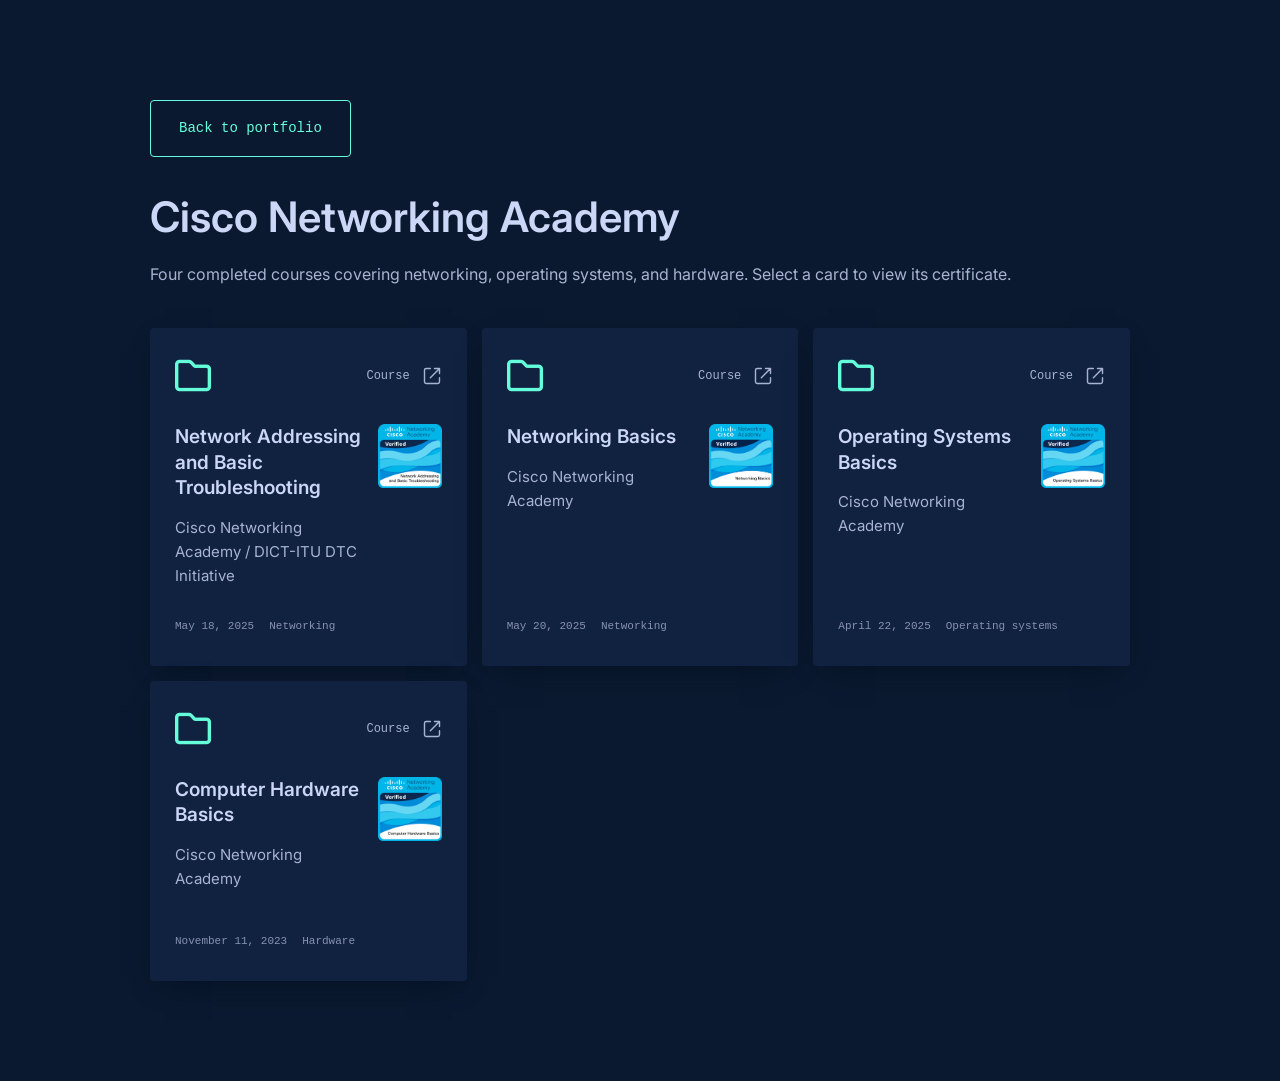
<file: cisco-netacad-certifications.html>
<!DOCTYPE html>
<html lang="en">
<head>
  <meta charset="UTF-8" />
  <meta name="viewport" content="width=device-width, initial-scale=1.0" />
  <title>Cisco Networking Academy Courses | Josua Cabanting</title>
  <link rel="stylesheet" href="style.css?v=20261014-badges" />
  <link rel="stylesheet" href="https://cdnjs.cloudflare.com/ajax/libs/font-awesome/6.5.0/css/all.min.css" />
</head>
<body>
<main>
  <section class="credential-detail" aria-labelledby="netacad-heading">
    <a class="button" href="index.html#certifications">Back to portfolio</a>
    <h1 id="netacad-heading">Cisco Networking Academy</h1>
    <p class="credential-detail-intro">Four completed courses covering networking, operating systems, and hardware. Select a card to view its certificate.</p>
    <div class="credentials-grid">
      <a class="credential-card" href="assets/certificates/CISCO%20NETWORKING%20ACADEMY/Network%20Addressing%20and%20Basic%20Troubleshooting%20Certificate.pdf" target="_blank" rel="noopener noreferrer" aria-label="View Network Addressing and Basic Troubleshooting certificate PDF (opens in a new tab)">
      <div class="credential-card-top"><i class="far fa-folder" aria-hidden="true"></i><span class="credential-card-kind">Course<svg viewBox="0 0 24 24" fill="none" stroke="currentColor" stroke-width="1.7" stroke-linecap="round" stroke-linejoin="round" aria-hidden="true"><path d="M15 3h6v6M10 14 21 3M21 14v5a2 2 0 0 1-2 2H5a2 2 0 0 1-2-2V5a2 2 0 0 1 2-2h5"/></svg></span></div>
      <div class="credential-content"><div class="credential-text"><h3>Network Addressing and Basic Troubleshooting</h3>
      <p>Cisco Networking Academy / DICT-ITU DTC Initiative</p></div><img class="credential-badge" src="assets/certificates/CISCO%20NETWORKING%20ACADEMY%20BADGE/Network%20Addressing%20and%20Basic%20Troubleshooting%20Badge.png" alt="Network Addressing and Basic Troubleshooting badge" width="64" height="64" loading="lazy" decoding="async" /></div>
      
      <ul class="credential-meta"><li>May 18, 2025</li><li>Networking</li></ul>
    </a>
      <a class="credential-card" href="assets/certificates/CISCO%20NETWORKING%20ACADEMY/Networking%20Basics%20Certificate.pdf" target="_blank" rel="noopener noreferrer" aria-label="View Networking Basics certificate PDF (opens in a new tab)">
      <div class="credential-card-top"><i class="far fa-folder" aria-hidden="true"></i><span class="credential-card-kind">Course<svg viewBox="0 0 24 24" fill="none" stroke="currentColor" stroke-width="1.7" stroke-linecap="round" stroke-linejoin="round" aria-hidden="true"><path d="M15 3h6v6M10 14 21 3M21 14v5a2 2 0 0 1-2 2H5a2 2 0 0 1-2-2V5a2 2 0 0 1 2-2h5"/></svg></span></div>
      <div class="credential-content"><div class="credential-text"><h3>Networking Basics</h3>
      <p>Cisco Networking Academy</p></div><img class="credential-badge" src="assets/certificates/CISCO%20NETWORKING%20ACADEMY%20BADGE/Networking%20Basics%20Badge.png" alt="Networking Basics badge" width="64" height="64" loading="lazy" decoding="async" /></div>
      
      <ul class="credential-meta"><li>May 20, 2025</li><li>Networking</li></ul>
    </a>
      <a class="credential-card" href="assets/certificates/CISCO%20NETWORKING%20ACADEMY/Operating%20System%20Basics.pdf" target="_blank" rel="noopener noreferrer" aria-label="View Operating Systems Basics certificate PDF (opens in a new tab)">
      <div class="credential-card-top"><i class="far fa-folder" aria-hidden="true"></i><span class="credential-card-kind">Course<svg viewBox="0 0 24 24" fill="none" stroke="currentColor" stroke-width="1.7" stroke-linecap="round" stroke-linejoin="round" aria-hidden="true"><path d="M15 3h6v6M10 14 21 3M21 14v5a2 2 0 0 1-2 2H5a2 2 0 0 1-2-2V5a2 2 0 0 1 2-2h5"/></svg></span></div>
      <div class="credential-content"><div class="credential-text"><h3>Operating Systems Basics</h3>
      <p>Cisco Networking Academy</p></div><img class="credential-badge" src="assets/certificates/CISCO%20NETWORKING%20ACADEMY%20BADGE/Operating%20System%20Basics%20Badge.png" alt="Operating Systems Basics badge" width="64" height="64" loading="lazy" decoding="async" /></div>
      
      <ul class="credential-meta"><li>April 22, 2025</li><li>Operating systems</li></ul>
    </a>
      <a class="credential-card" href="assets/certificates/CISCO%20NETWORKING%20ACADEMY/Computer%20Hardware%20Basics.pdf" target="_blank" rel="noopener noreferrer" aria-label="View Computer Hardware Basics certificate PDF (opens in a new tab)">
      <div class="credential-card-top"><i class="far fa-folder" aria-hidden="true"></i><span class="credential-card-kind">Course<svg viewBox="0 0 24 24" fill="none" stroke="currentColor" stroke-width="1.7" stroke-linecap="round" stroke-linejoin="round" aria-hidden="true"><path d="M15 3h6v6M10 14 21 3M21 14v5a2 2 0 0 1-2 2H5a2 2 0 0 1-2-2V5a2 2 0 0 1 2-2h5"/></svg></span></div>
      <div class="credential-content"><div class="credential-text"><h3>Computer Hardware Basics</h3>
      <p>Cisco Networking Academy</p></div><img class="credential-badge" src="assets/certificates/CISCO%20NETWORKING%20ACADEMY%20BADGE/Computer%20Hardware%20Basics.png" alt="Computer Hardware Basics badge" width="64" height="64" loading="lazy" decoding="async" /></div>
      
      <ul class="credential-meta"><li>November 11, 2023</li><li>Hardware</li></ul>
    </a>

</div>
  </section>
</main>
</body>
</html>
</file>
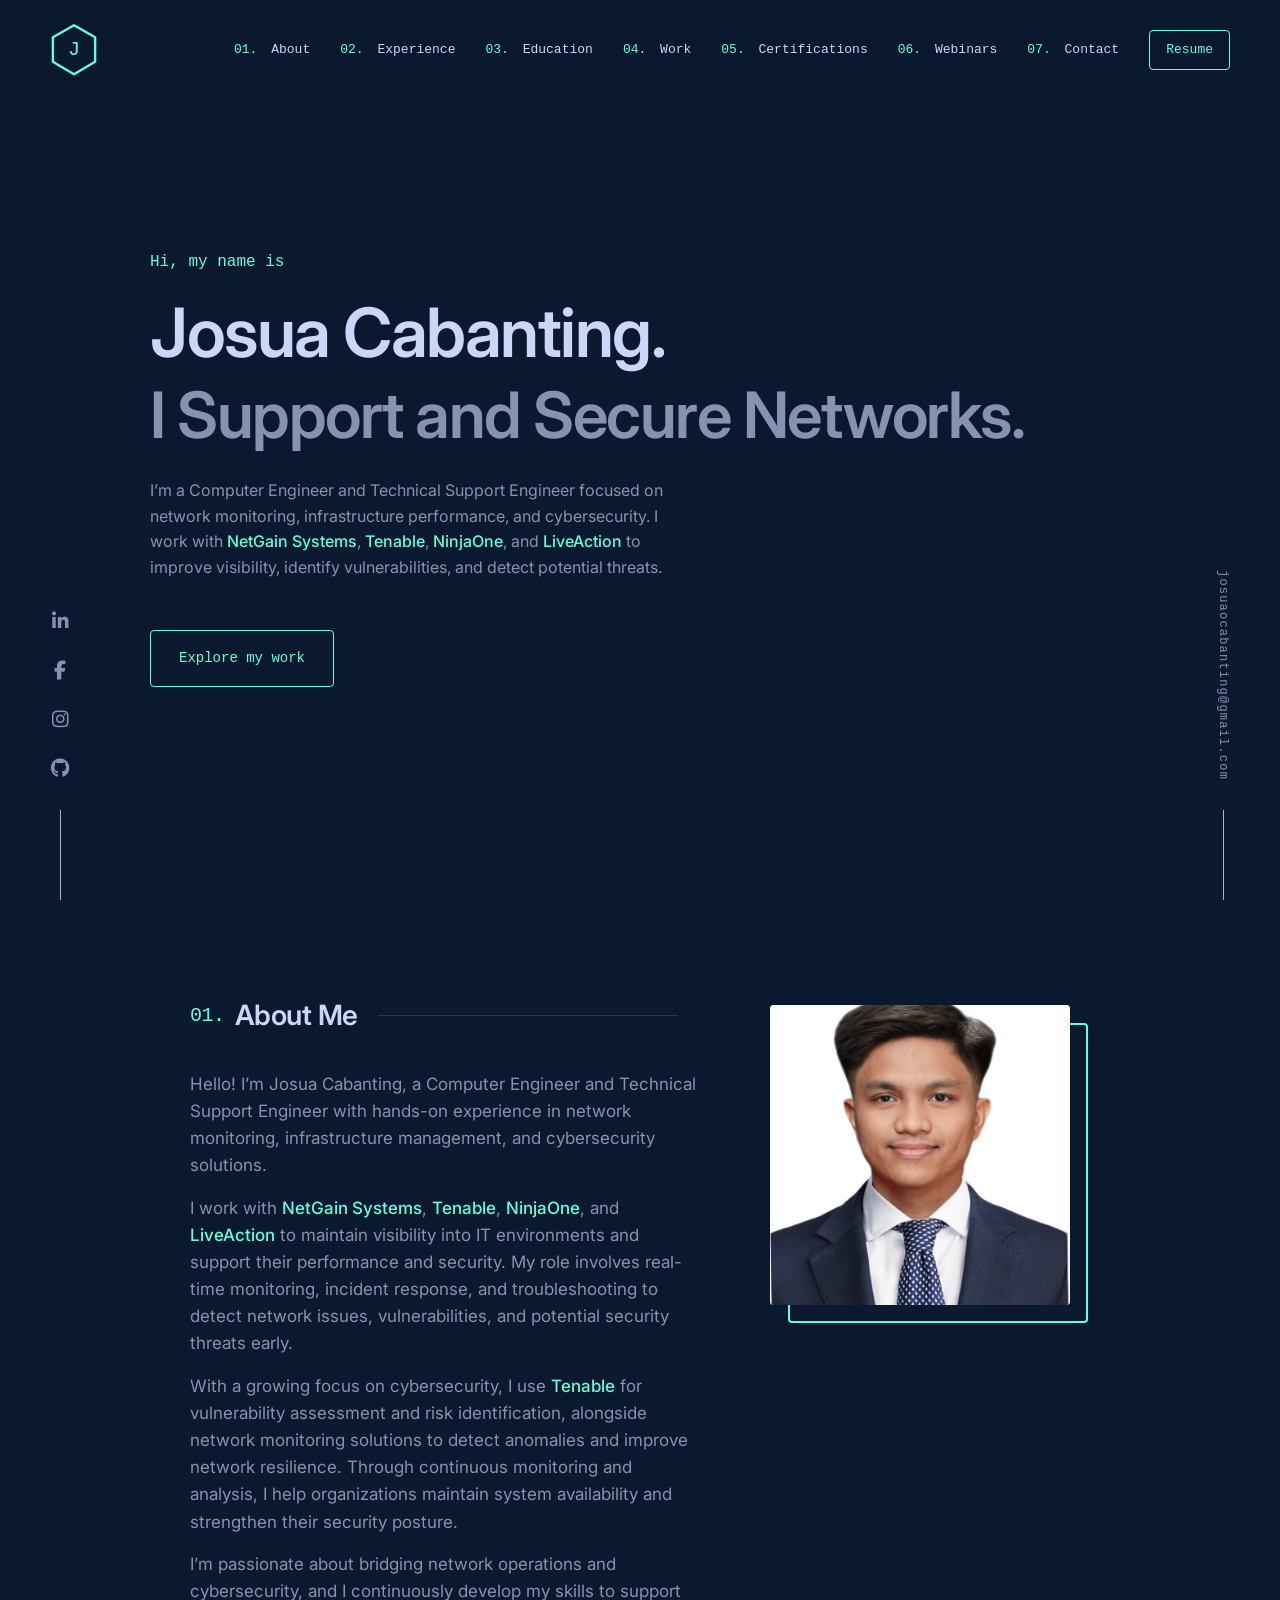
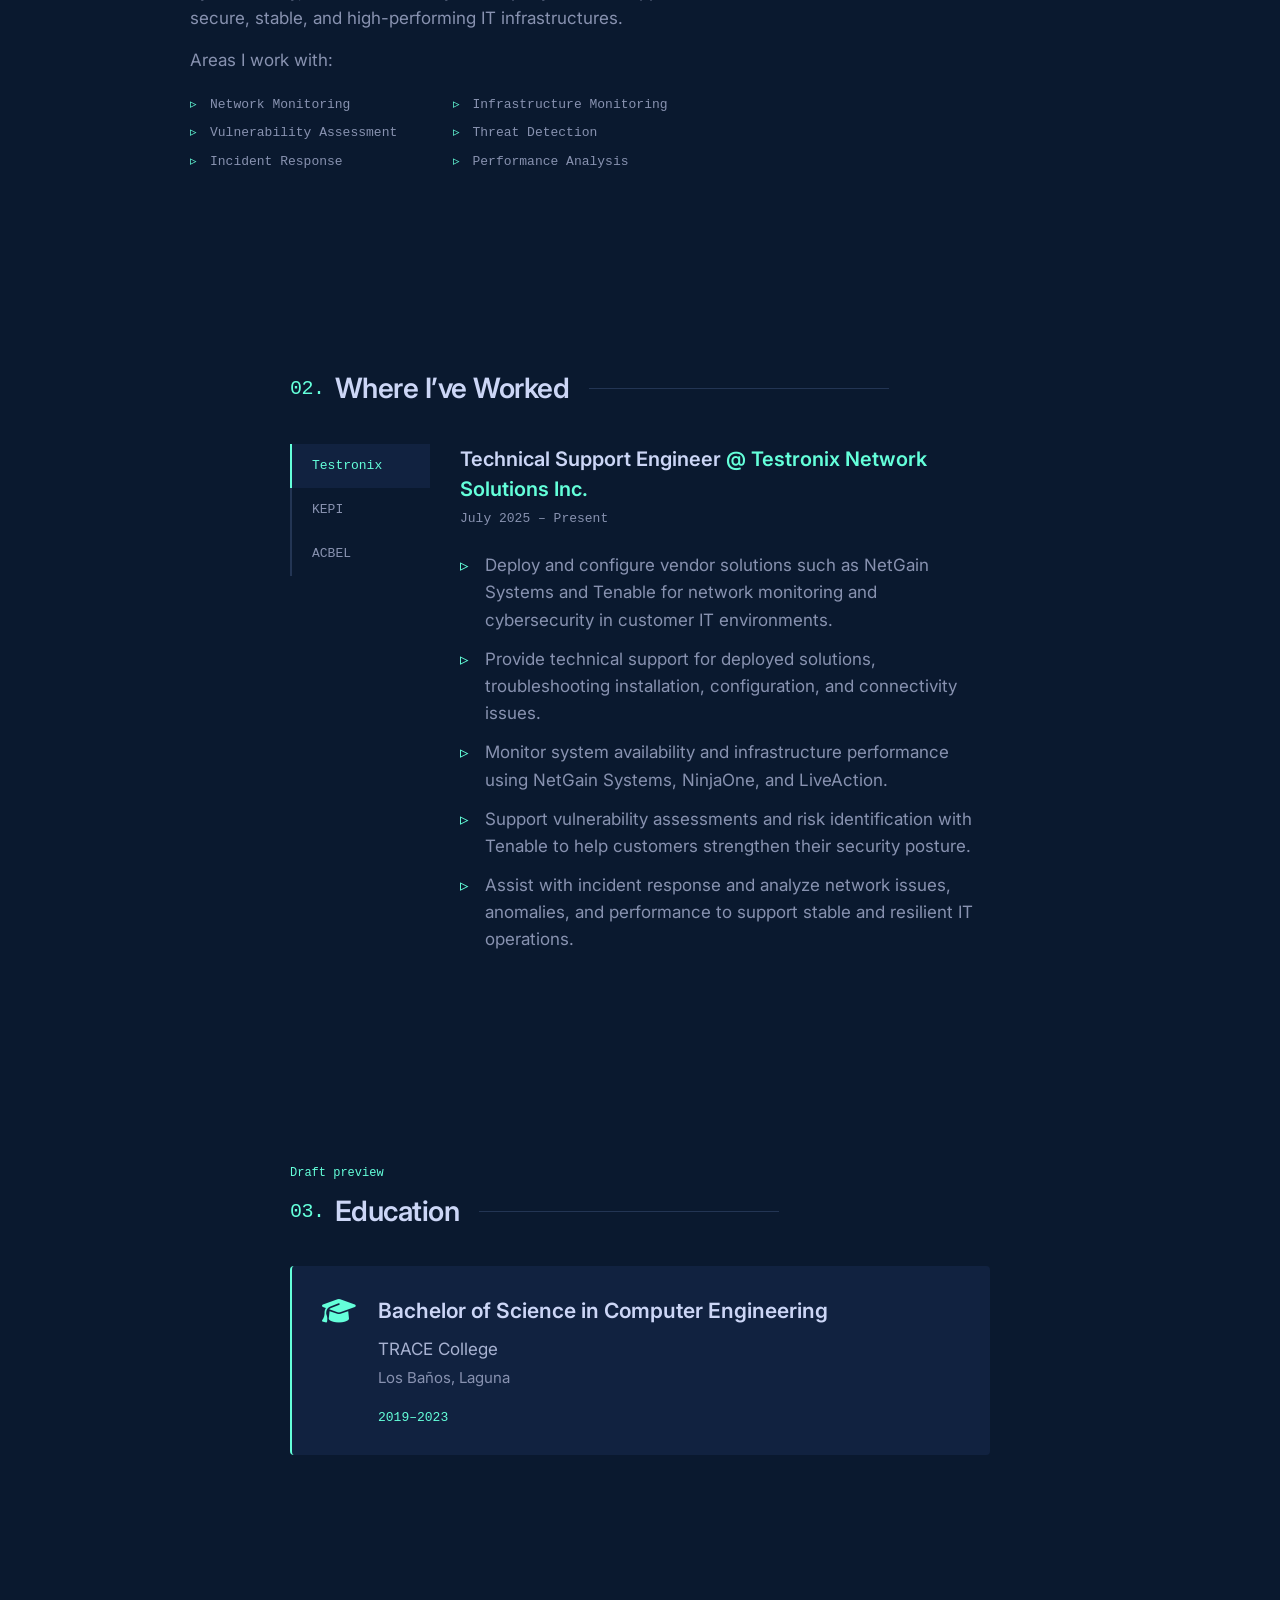
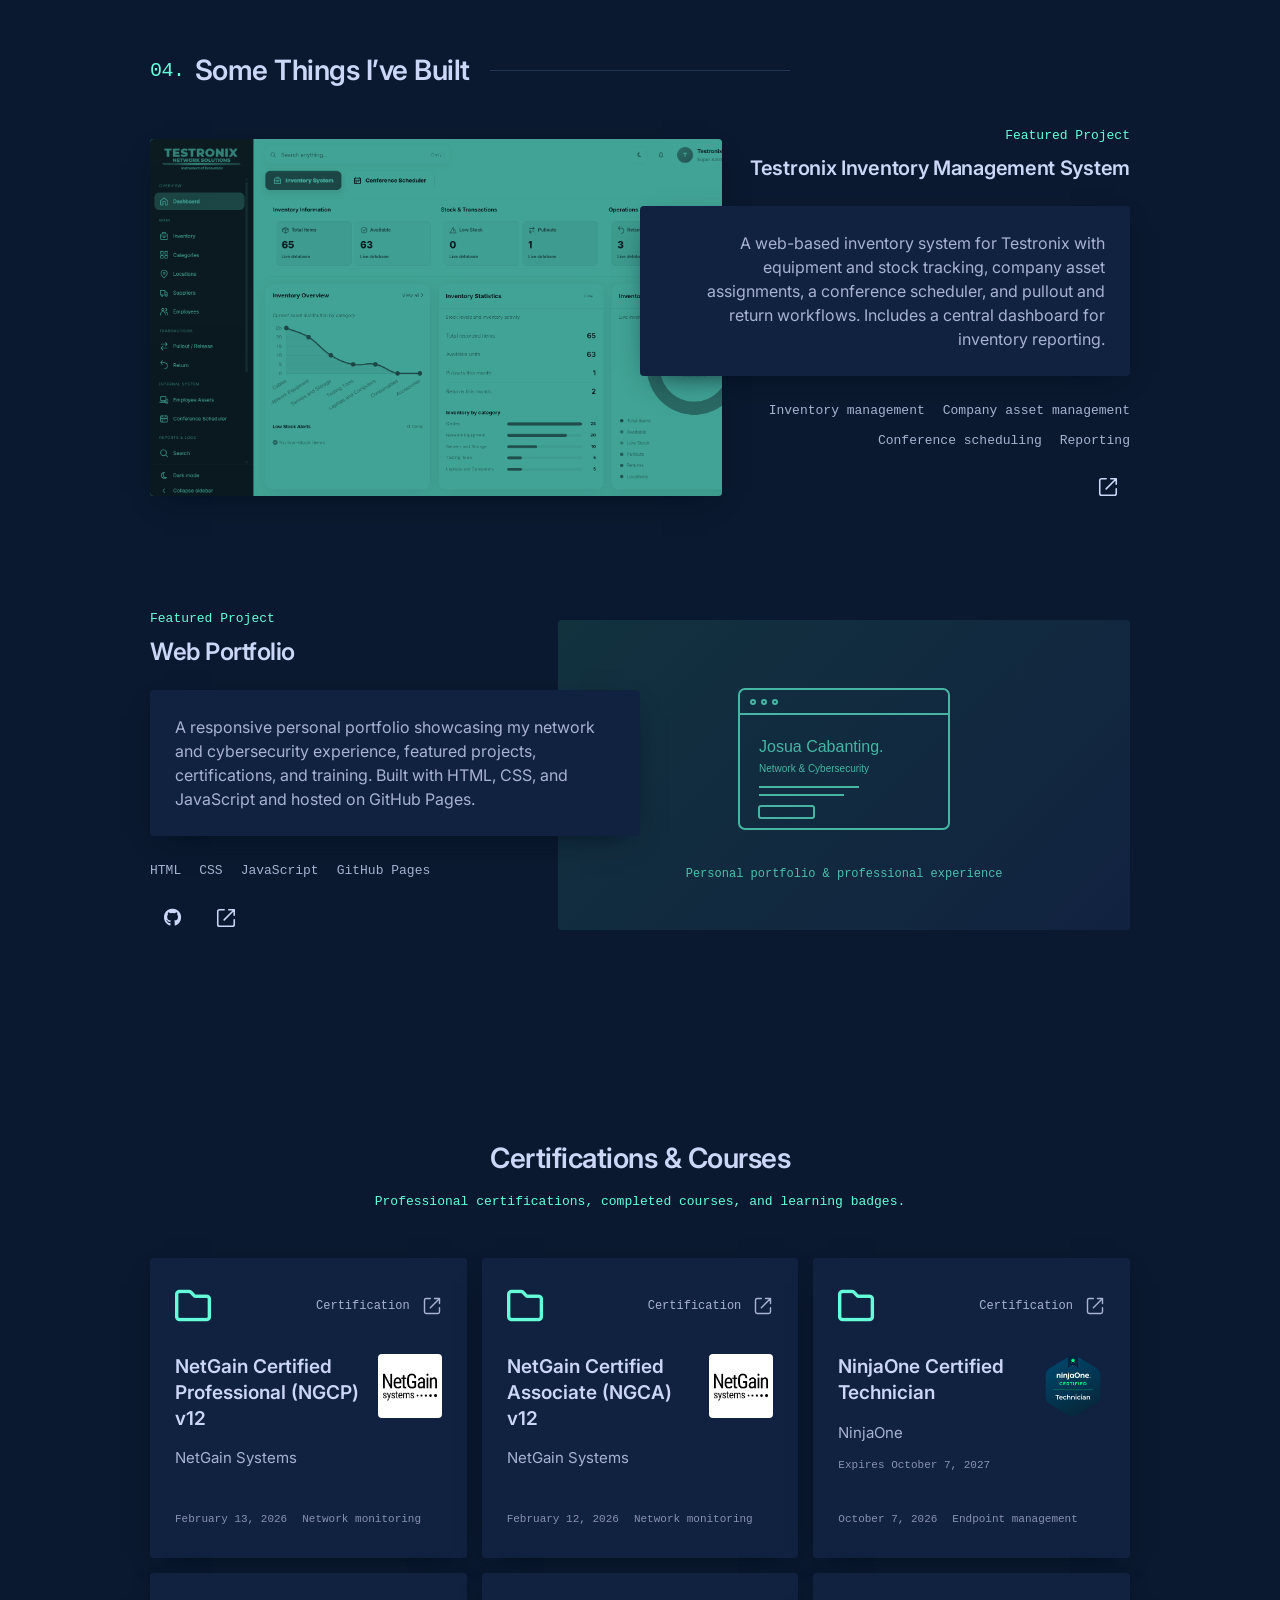
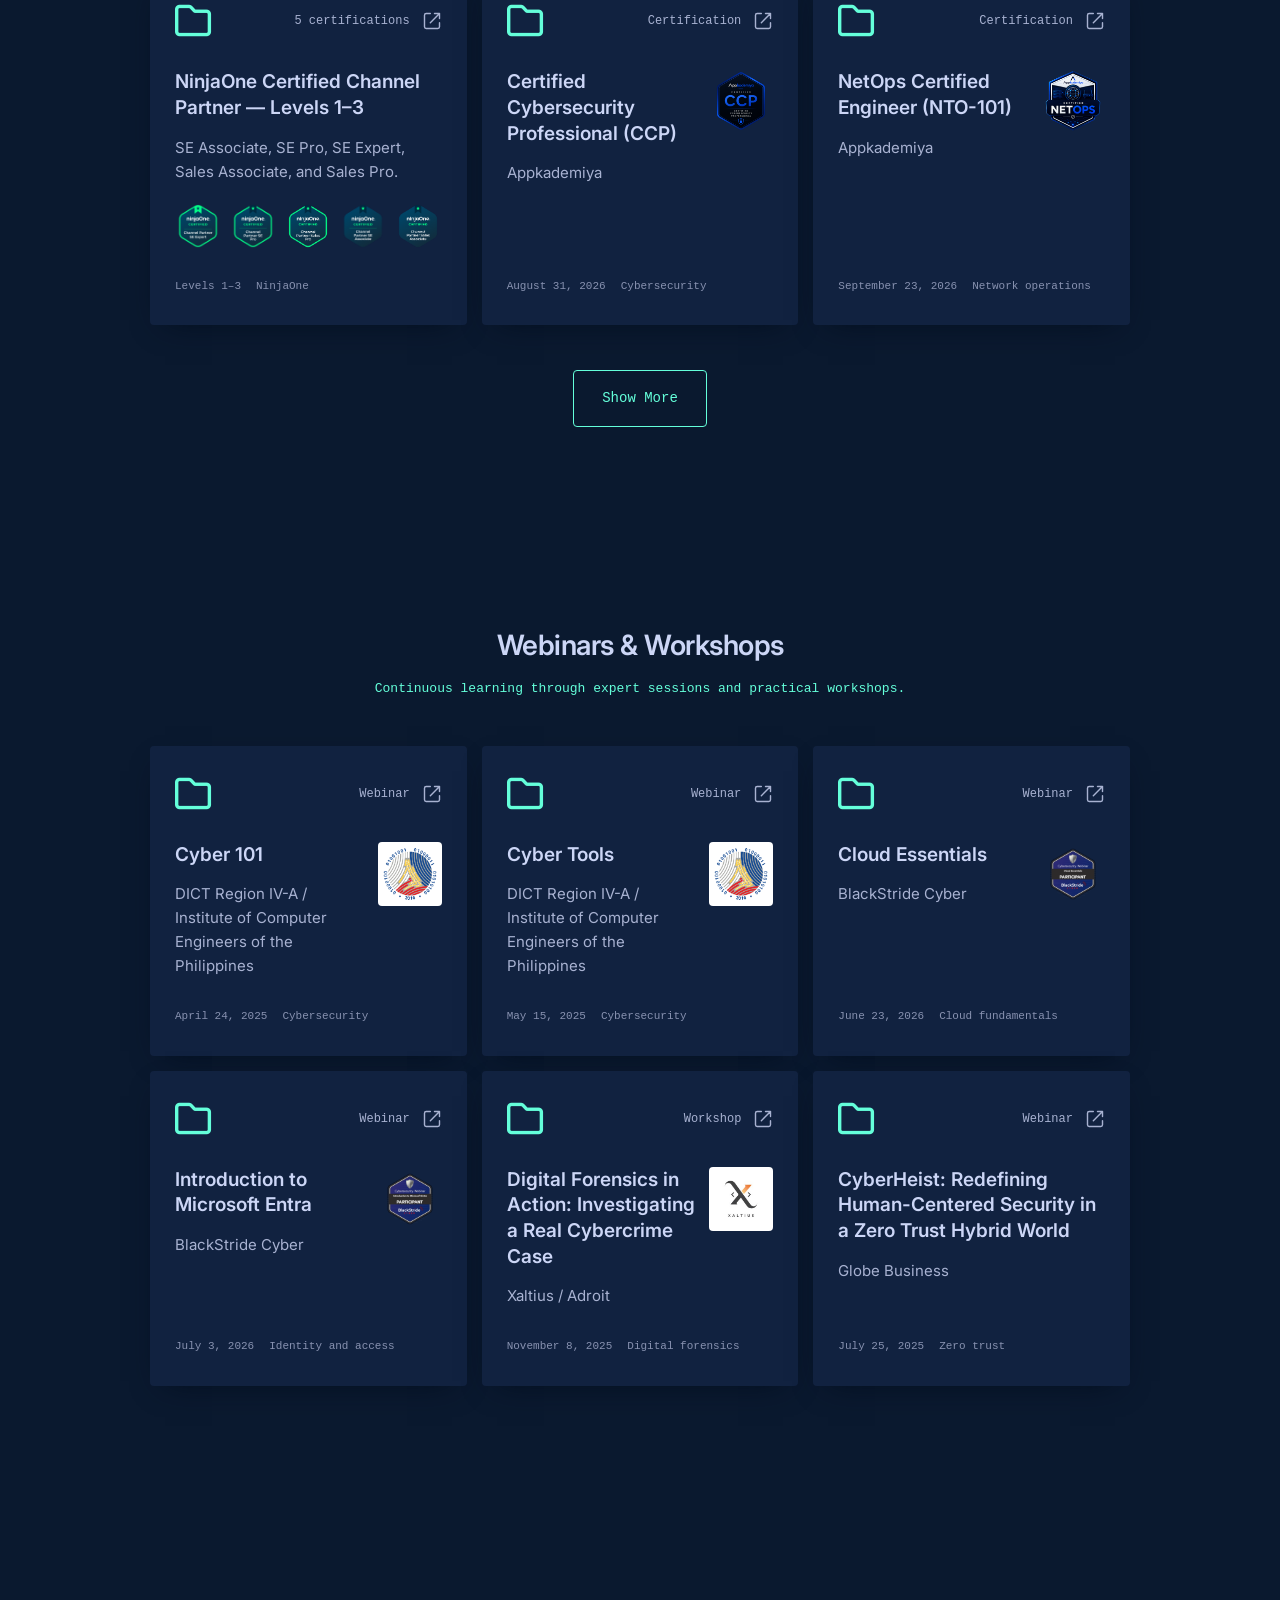
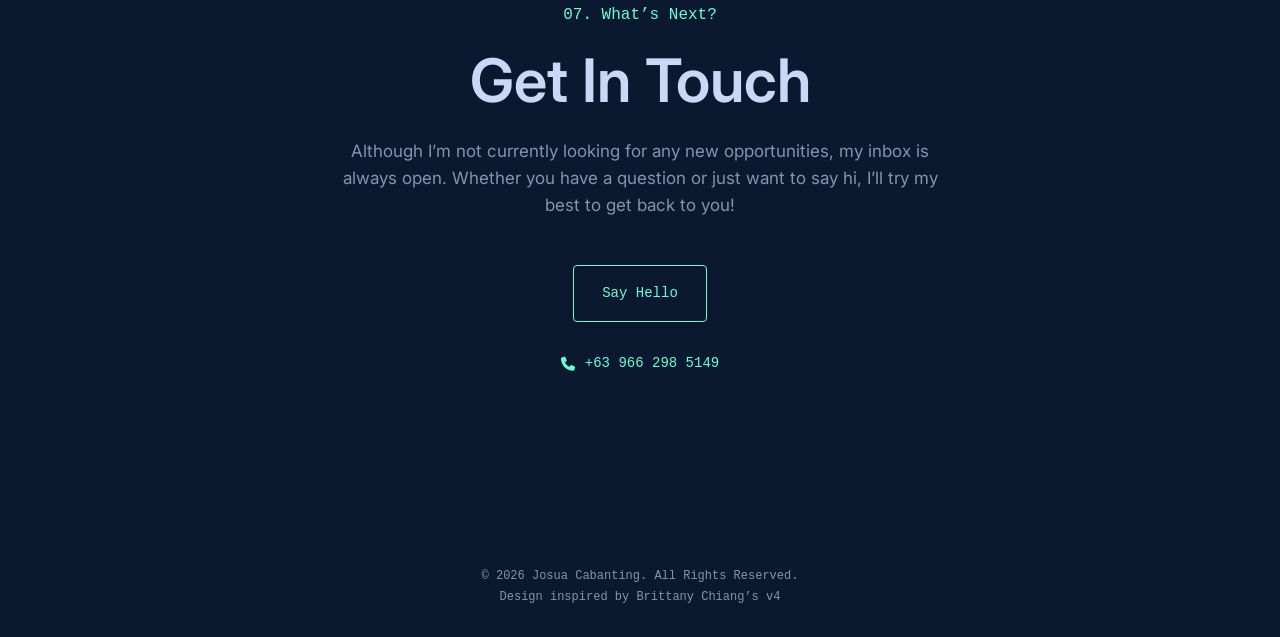
<file: education-draft.html>
<!DOCTYPE html>
<html lang="en">
<head>
  <meta charset="UTF-8" />
  <meta name="viewport" content="width=device-width, initial-scale=1.0" />
  <title>Education Draft | Josua Cabanting</title>
  <meta name="description" content="Josua Cabanting, Computer Engineer and Technical Support Engineer focused on network monitoring, infrastructure performance, and cybersecurity with NetGain Systems, Tenable, NinjaOne, and LiveAction." />
  <link rel="stylesheet" href="style.css?v=20261015-links" />
  <script src="script.js" defer></script>
  <link rel="stylesheet" href="https://cdnjs.cloudflare.com/ajax/libs/font-awesome/6.5.0/css/all.min.css" />

  <style>
    .education-draft { max-width: 700px; }
    .education-draft-label { color: var(--green); font: 12px var(--font-mono); margin-bottom: 16px; }
    .education-card { display: flex; align-items: flex-start; gap: 22px; padding: 30px; background: var(--light-navy); border-radius: 4px; border-left: 2px solid var(--green); }
    .education-icon { color: var(--green); font-size: 27px; flex-shrink: 0; padding-top: 2px; }
    .education-card h3 { font-size: 21px; line-height: 1.4; margin-bottom: 10px; }
    .education-school { color: var(--light-slate); font-size: 17px; }
    .education-location { margin-top: 3px; font-size: 15px; }
    .education-dates { color: var(--green); font: 13px var(--font-mono); margin-top: 20px; }
    @media (min-width: 901px) and (max-width: 1100px) { .navbar { padding: 0 24px; } .nav-panel, .nav-links { gap: 12px; } .navbar a { font-size: 12px; } }
    @media (max-width: 480px) { .education-card { padding: 24px 20px; gap: 14px; } .education-card h3 { font-size: 18px; } .education-school { font-size: 16px; } .education-icon { font-size: 23px; } }
  </style>
</head>

<body>
<a class="skip-link" href="#content">Skip to content</a>
<!-- Page Loader -->
<div id="page-loader" aria-hidden="true">
  <svg class="loader-hex" viewBox="0 0 100 100" focusable="false">
    <polygon 
      points="50,5 90,27.5 90,72.5 50,95 10,72.5 10,27.5"
      pathLength="1"
      class="hex-outline"
    />
    <text 
      x="50%" 
      y="50%" 
      text-anchor="middle" 
      dominant-baseline="middle" 
      class="hex-letter">J</text>
  </svg>
</div>

<nav class="navbar" aria-label="Main navigation">
<a href="#hero" class="logo-btn" aria-label="Home">
  <svg viewBox="0 0 100 115" xmlns="http://www.w3.org/2000/svg" aria-hidden="true" focusable="false">
    <polygon class="logo-shadow" points="50,6 94,31 94,82 50,108 6,82 6,31" />
    <g class="logo-face">
      <polygon points="50,6 94,31 94,82 50,108 6,82 6,31" />
      <text x="50" y="57" text-anchor="middle" dominant-baseline="middle" font-size="42" font-weight="500">J</text>
    </g>
  </svg>
</a>

  <div class="nav-panel" id="nav-links">
  <div class="nav-links">
    <a href="#about"><span>01.</span> About</a>
    <a href="#experience"><span>02.</span> Experience</a>
    <a href="#education"><span>03.</span> Education</a>
    <a href="#achievements"><span>04.</span> Work</a>
    <a href="#certifications"><span>05.</span> Certifications</a>
    <a href="#webinars"><span>06.</span> Webinars</a>
    <a href="#contact"><span>07.</span> Contact</a>
  </div>
  <a href="Josua Cabanting_Resume.pdf" target="_blank" class="resume-btn">Resume</a>
  </div>
  <button class="menu-toggle" type="button" aria-label="Open navigation menu" aria-expanded="false" aria-controls="nav-links"><span></span><span></span><span></span></button>
</nav>
<button class="menu-backdrop" type="button" aria-label="Close navigation menu" tabindex="-1" hidden></button>

<main id="content" tabindex="-1">
<section id="hero" class="hero">
  <p class="intro">Hi, my name is</p>
  <h1>Josua Cabanting.</h1>
  <h2>I Support and Secure Networks.</h2>
  <p class="summary">
    I’m a Computer Engineer and Technical Support Engineer focused on network monitoring, infrastructure performance, and cybersecurity.
    I work with <a class="inline-link" href="https://www.netgain-systems.com/" target="_blank" rel="noopener noreferrer">NetGain Systems</a>, <a class="inline-link" href="https://www.tenable.com/" target="_blank" rel="noopener noreferrer">Tenable</a>, <a class="inline-link" href="https://www.ninjaone.com/" target="_blank" rel="noopener noreferrer">NinjaOne</a>, and <a class="inline-link" href="https://www.liveaction.com/" target="_blank" rel="noopener noreferrer">LiveAction</a> to improve visibility, identify vulnerabilities, and detect potential threats.
  </p>
  <a href="#achievements" class="button">Explore my work</a>
</section>

<section id="about" class="about-section">
  <div class="about-content">
    <div class="text">
      <h2 class="section-title"><span class="section-number">01.</span>About Me</h2>
      <p>Hello! I’m Josua Cabanting, a Computer Engineer and Technical Support Engineer with hands-on experience in network monitoring, infrastructure management, and cybersecurity solutions.</p>
      <p>I work with <a class="inline-link" href="https://www.netgain-systems.com/" target="_blank" rel="noopener noreferrer">NetGain Systems</a>, <a class="inline-link" href="https://www.tenable.com/" target="_blank" rel="noopener noreferrer">Tenable</a>, <a class="inline-link" href="https://www.ninjaone.com/" target="_blank" rel="noopener noreferrer">NinjaOne</a>, and <a class="inline-link" href="https://www.liveaction.com/" target="_blank" rel="noopener noreferrer">LiveAction</a> to maintain visibility into IT environments and support their performance and security. My role involves real-time monitoring, incident response, and troubleshooting to detect network issues, vulnerabilities, and potential security threats early.</p>
      <p>With a growing focus on cybersecurity, I use <a class="inline-link" href="https://www.tenable.com/" target="_blank" rel="noopener noreferrer">Tenable</a> for vulnerability assessment and risk identification, alongside network monitoring solutions to detect anomalies and improve network resilience. Through continuous monitoring and analysis, I help organizations maintain system availability and strengthen their security posture.</p>
      <p>I’m passionate about bridging network operations and cybersecurity, and I continuously develop my skills to support secure, stable, and high-performing IT infrastructures.</p>
      <p>Areas I work with:</p>
      <ul class="skills-list">
        <li>Network Monitoring</li>
        <li>Infrastructure Monitoring</li>
        <li>Vulnerability Assessment</li>
        <li>Threat Detection</li>
        <li>Incident Response</li>
        <li>Performance Analysis</li>
      </ul>
    </div>
    <div class="image">
      <div class="img-wrapper">
        <img src="Josua O. Cabanting.jpg" alt="Josua Cabanting" />
      </div>
    </div>
  </div>
</section>

<section id="experience" class="experience-section">
  <h2 class="section-title"><span class="section-number">02.</span>Where I’ve Worked</h2>
  <div class="experience-wrapper">
    <div class="tab-list" role="tablist" aria-label="Job tabs">
      <button class="tab-button active" role="tab" aria-selected="true" aria-controls="panel-1" id="tab-1">Testronix</button>
      <button class="tab-button" role="tab" aria-selected="false" aria-controls="panel-2" id="tab-2">KEPI</button>
      <button class="tab-button" role="tab" aria-selected="false" aria-controls="panel-3" id="tab-3">ACBEL</button>
    </div>
    <div class="tab-panels">
      <div class="tab-panel active" role="tabpanel" id="panel-1" aria-labelledby="tab-1">
        <h3>Technical Support Engineer <span class="company">@ Testronix Network Solutions Inc.</span></h3>
        <p class="range">July 2025 – Present</p>
        <ul>
          <li>Deploy and configure vendor solutions such as NetGain Systems and Tenable for network monitoring and cybersecurity in customer IT environments.</li>
          <li>Provide technical support for deployed solutions, troubleshooting installation, configuration, and connectivity issues.</li>
          <li>Monitor system availability and infrastructure performance using NetGain Systems, NinjaOne, and LiveAction.</li>
          <li>Support vulnerability assessments and risk identification with Tenable to help customers strengthen their security posture.</li>
          <li>Assist with incident response and analyze network issues, anomalies, and performance to support stable and resilient IT operations.</li>
        </ul>
      </div>
      <div class="tab-panel" role="tabpanel" id="panel-2" aria-labelledby="tab-2">
        <h3>IT Staff / IT Technician Support <span class="company">@ Kyouritsu Electronics Philippines, Inc.</span></h3>
        <p class="range">February 2023 – June 2025</p>
        <p class="job-details">MIS/IT Department<br>Light Industry &amp; Science Park II, Calamba City, Laguna</p>
        <ul>
          <li>Managed IT infrastructure to support the smooth operation and security of hardware and software systems.</li>
          <li>Performed hardware and software troubleshooting, network maintenance, and printer management; administered and maintained CCTV systems.</li>
          <li>Handled system installations and upgrades, and maintained file and backup servers to support secure and efficient IT operations.</li>
          <li>Supported end-users with Microsoft Office, various operating systems, and daily IT needs.</li>
        </ul>
      </div>
      <div class="tab-panel" role="tabpanel" id="panel-3" aria-labelledby="tab-3">
        <h3>Automation Engineer Intern <span class="company">@ Acbel Polytech Philippines, Inc.</span></h3>
        <p class="range">August 2022 – October 2022</p>
        <p class="job-details">Automation Engineering Department<br>Carmelray Industrial Park II, Calamba City, Laguna</p>
        <ul>
          <li>Supported maintenance, supervision, troubleshooting, and data collection in the Automation Engineering Department.</li>
          <li>Assisted with basic Human-Machine Interface (HMI) optimization and system startup.</li>
        </ul>
      </div>
    </div>
  </div>
</section>

<section id="education" class="education-draft" aria-labelledby="education-heading">
  <p class="education-draft-label">Draft preview</p>
  <h2 id="education-heading" class="section-title"><span class="section-number">03.</span>Education</h2>
  <div class="education-card">
    <i class="fas fa-graduation-cap education-icon" aria-hidden="true"></i>
    <div>
      <h3>Bachelor of Science in Computer Engineering</h3>
      <p class="education-school">TRACE College</p>
      <p class="education-location">Los Baños, Laguna</p>
      <p class="education-dates">2019–2023</p>
    </div>
  </div>
</section>

<section id="achievements">
  <h2 class="section-title"><span class="section-number">04.</span>Some Things I’ve Built</h2>
  <article class="featured-project featured-project--inventory">
    <a class="project-art project-screenshot" href="assets/testronix-inventory-management.png" target="_blank" rel="noopener noreferrer" aria-label="View the Testronix Inventory Management System screenshot in full size">
      <img src="assets/testronix-inventory-management.png" alt="Testronix inventory dashboard showing stock availability, pullouts, returns, locations, and inventory reports" width="1896" height="1063" loading="lazy" decoding="async" />
    </a>
    <div class="project-content">
      <p class="project-eyebrow">Featured Project</p>
      <h3><a href="assets/testronix-inventory-management.png" target="_blank" rel="noopener noreferrer">Testronix Inventory Management System</a></h3>
      <div class="project-description"><p>A web-based inventory system for Testronix with equipment and stock tracking, company asset assignments, a conference scheduler, and pullout and return workflows. Includes a central dashboard for inventory reporting.</p></div>
      <ul class="project-tags"><li>Inventory management</li><li>Company asset management</li><li>Conference scheduling</li><li>Reporting</li></ul>
      <div class="project-links">
        <a href="assets/testronix-inventory-management.png" target="_blank" rel="noopener noreferrer" aria-label="Open the inventory dashboard screenshot in full size">
          <svg viewBox="0 0 24 24" fill="none" stroke="currentColor" stroke-width="1.7" stroke-linecap="round" stroke-linejoin="round" aria-hidden="true"><path d="M15 3h6v6M10 14 21 3M21 14v5a2 2 0 0 1-2 2H5a2 2 0 0 1-2-2V5a2 2 0 0 1 2-2h5"/></svg>
        </a>
      </div>
    </div>
  </article>
  <article class="featured-project">
    <a class="project-art" href="https://josuacabanting.github.io/" target="_blank" rel="noopener noreferrer" aria-label="Visit Josua Cabanting’s web portfolio">
      <svg viewBox="0 0 240 180" fill="none" stroke="currentColor" stroke-width="2" aria-hidden="true"><rect x="15" y="20" width="210" height="140" rx="6"/><path d="M15 45h210"/><circle cx="29" cy="33" r="2"/><circle cx="40" cy="33" r="2"/><circle cx="51" cy="33" r="2"/><text x="35" y="83" fill="currentColor" stroke="none" font-size="16" font-family="sans-serif">Josua Cabanting.</text><text x="35" y="103" fill="currentColor" stroke="none" font-size="10" font-family="sans-serif">Network &amp; Cybersecurity</text><path d="M35 118h100m-100 8h85"/><rect x="35" y="137" width="55" height="12" rx="2"/></svg>
      <span>Personal portfolio &amp; professional experience</span>
    </a>
    <div class="project-content">
      <p class="project-eyebrow">Featured Project</p>
      <h3><a href="https://josuacabanting.github.io/" target="_blank" rel="noopener noreferrer">Web Portfolio</a></h3>
      <div class="project-description"><p>A responsive personal portfolio showcasing my network and cybersecurity experience, featured projects, certifications, and training. Built with HTML, CSS, and JavaScript and hosted on GitHub Pages.</p></div>
      <ul class="project-tags"><li>HTML</li><li>CSS</li><li>JavaScript</li><li>GitHub Pages</li></ul>
      <div class="project-links">
        <a href="https://github.com/josuacabanting/josuacabanting.github.io" target="_blank" rel="noopener noreferrer" aria-label="View the web portfolio GitHub repository"><i class="fab fa-github" aria-hidden="true"></i></a>
        <a href="https://josuacabanting.github.io/" target="_blank" rel="noopener noreferrer" aria-label="Visit the live web portfolio"><svg viewBox="0 0 24 24" fill="none" stroke="currentColor" stroke-width="1.7" stroke-linecap="round" stroke-linejoin="round" aria-hidden="true"><path d="M15 3h6v6M10 14 21 3M21 14v5a2 2 0 0 1-2 2H5a2 2 0 0 1-2-2V5a2 2 0 0 1 2-2h5"/></svg></a>
      </div>
    </div>
  </article>
</section>


<section id="certifications" class="credentials-section" aria-labelledby="credentials-heading">
  <h2 id="credentials-heading">Certifications &amp; Courses</h2>
  <p class="credentials-subtitle">Professional certifications, completed courses, and learning badges.</p>
  <div class="credentials-grid" id="credentials-grid">
    <a class="credential-card" href="assets/certificates/Netgain%20Systems/NetGain%20Systems%20Certified%20Professional%20-%20Josua.pdf" target="_blank" rel="noopener noreferrer" aria-label="View NetGain Certified Professional (NGCP) v12 certificate PDF (opens in a new tab)">
      <div class="credential-card-top"><i class="far fa-folder" aria-hidden="true"></i><span class="credential-card-kind">Certification<svg viewBox="0 0 24 24" fill="none" stroke="currentColor" stroke-width="1.7" stroke-linecap="round" stroke-linejoin="round" aria-hidden="true"><path d="M15 3h6v6M10 14 21 3M21 14v5a2 2 0 0 1-2 2H5a2 2 0 0 1-2-2V5a2 2 0 0 1 2-2h5"/></svg></span></div>
      <div class="credential-content"><div class="credential-text"><h3>NetGain Certified Professional (NGCP) v12</h3>
      <p>NetGain Systems</p></div><img class="credential-badge credential-logo" src="assets/certificates/Netgain%20Systems/netgain-logo.png" alt="NetGain Systems logo" width="64" height="64" loading="lazy" decoding="async" /></div>
      
      <ul class="credential-meta"><li>February 13, 2026</li><li>Network monitoring</li></ul>
    </a>
    <a class="credential-card" href="assets/certificates/Netgain%20Systems/NetGain%20Systems%20Certified%20Associate%20-%20Josua.pdf" target="_blank" rel="noopener noreferrer" aria-label="View NetGain Certified Associate (NGCA) v12 certificate PDF (opens in a new tab)">
      <div class="credential-card-top"><i class="far fa-folder" aria-hidden="true"></i><span class="credential-card-kind">Certification<svg viewBox="0 0 24 24" fill="none" stroke="currentColor" stroke-width="1.7" stroke-linecap="round" stroke-linejoin="round" aria-hidden="true"><path d="M15 3h6v6M10 14 21 3M21 14v5a2 2 0 0 1-2 2H5a2 2 0 0 1-2-2V5a2 2 0 0 1 2-2h5"/></svg></span></div>
      <div class="credential-content"><div class="credential-text"><h3>NetGain Certified Associate (NGCA) v12</h3>
      <p>NetGain Systems</p></div><img class="credential-badge credential-logo" src="assets/certificates/Netgain%20Systems/netgain-logo.png" alt="NetGain Systems logo" width="64" height="64" loading="lazy" decoding="async" /></div>
      
      <ul class="credential-meta"><li>February 12, 2026</li><li>Network monitoring</li></ul>
    </a>
    <a class="credential-card" href="assets/certificates/NINJAONE/ninjaone_certified_technician.png" target="_blank" rel="noopener noreferrer" aria-label="View NinjaOne Certified Technician certificate image (opens in a new tab)">
      <div class="credential-card-top"><i class="far fa-folder" aria-hidden="true"></i><span class="credential-card-kind">Certification<svg viewBox="0 0 24 24" fill="none" stroke="currentColor" stroke-width="1.7" stroke-linecap="round" stroke-linejoin="round" aria-hidden="true"><path d="M15 3h6v6M10 14 21 3M21 14v5a2 2 0 0 1-2 2H5a2 2 0 0 1-2-2V5a2 2 0 0 1 2-2h5"/></svg></span></div>
      <div class="credential-content"><div class="credential-text"><h3>NinjaOne Certified Technician</h3>
      <p>NinjaOne</p>
      <p class="credential-status">Expires October 7, 2027</p></div><img class="credential-badge" src="assets/certificates/NINJAONE/badge_technician.png" alt="NinjaOne Certified Technician badge" width="64" height="64" loading="lazy" decoding="async" /></div>
      <ul class="credential-meta"><li>October 7, 2026</li><li>Endpoint management</li></ul>
    </a>
    <a class="credential-card" href="ninjaone-certifications.html" target="_blank" rel="noopener noreferrer" aria-label="View all five NinjaOne channel partner certifications, Levels 1 to 3 (opens in a new tab)">
      <div class="credential-card-top"><i class="far fa-folder" aria-hidden="true"></i><span class="credential-card-kind">5 certifications<svg viewBox="0 0 24 24" fill="none" stroke="currentColor" stroke-width="1.7" stroke-linecap="round" stroke-linejoin="round" aria-hidden="true"><path d="M15 3h6v6M10 14 21 3M21 14v5a2 2 0 0 1-2 2H5a2 2 0 0 1-2-2V5a2 2 0 0 1 2-2h5"/></svg></span></div>
      <h3>NinjaOne Certified Channel Partner — Levels 1–3</h3>
      <p>SE Associate, SE Pro, SE Expert, Sales Associate, and Sales Pro.</p>
      <div class="credential-badge-set"><img src="assets/certificates/NINJAONE/badge_se_expert.png" alt="Level 3: NinjaOne Certified Channel Partner SE Expert badge" width="44" height="44" loading="lazy" decoding="async" /><img src="assets/certificates/NINJAONE/badge_se_pro.png" alt="Level 2: NinjaOne Certified Channel Partner SE Pro badge" width="44" height="44" loading="lazy" decoding="async" /><img src="assets/certificates/NINJAONE/badge_sales_pro.png" alt="Level 2: NinjaOne Certified Channel Partner Sales Pro badge" width="44" height="44" loading="lazy" decoding="async" /><img src="assets/certificates/NINJAONE/badge_se_associate.png" alt="Level 1: NinjaOne Certified Channel Partner SE Associate badge" width="44" height="44" loading="lazy" decoding="async" /><img src="assets/certificates/NINJAONE/badge_sales_associate.png" alt="Level 1: NinjaOne Certified Channel Partner Sales Associate badge" width="44" height="44" loading="lazy" decoding="async" /></div>
      <ul class="credential-meta"><li>Levels 1–3</li><li>NinjaOne</li></ul>
    </a>
    
    
    
    
    <a class="credential-card" href="assets/certificates/Appkademiya/Certified%20Cybersecurity%20Professional%20(CCP).pdf" target="_blank" rel="noopener noreferrer" aria-label="View Certified Cybersecurity Professional (CCP) certificate PDF (opens in a new tab)">
      <div class="credential-card-top"><i class="far fa-folder" aria-hidden="true"></i><span class="credential-card-kind">Certification<svg viewBox="0 0 24 24" fill="none" stroke="currentColor" stroke-width="1.7" stroke-linecap="round" stroke-linejoin="round" aria-hidden="true"><path d="M15 3h6v6M10 14 21 3M21 14v5a2 2 0 0 1-2 2H5a2 2 0 0 1-2-2V5a2 2 0 0 1 2-2h5"/></svg></span></div>
      <div class="credential-content"><div class="credential-text"><h3>Certified Cybersecurity Professional (CCP)</h3>
      <p>Appkademiya</p></div><img class="credential-badge" src="assets/certificates/Appkademiya/badge-ccp.png" alt="Certified Cybersecurity Professional (CCP) badge" width="64" height="64" loading="lazy" decoding="async" /></div>
      
      <ul class="credential-meta"><li>August 31, 2026</li><li>Cybersecurity</li></ul>
    </a>
    <a class="credential-card" href="assets/certificates/Appkademiya/NetOps%20Certified%20Engineer%20(NTO-101).pdf" target="_blank" rel="noopener noreferrer" aria-label="View NetOps Certified Engineer (NTO-101) certificate PDF (opens in a new tab)">
      <div class="credential-card-top"><i class="far fa-folder" aria-hidden="true"></i><span class="credential-card-kind">Certification<svg viewBox="0 0 24 24" fill="none" stroke="currentColor" stroke-width="1.7" stroke-linecap="round" stroke-linejoin="round" aria-hidden="true"><path d="M15 3h6v6M10 14 21 3M21 14v5a2 2 0 0 1-2 2H5a2 2 0 0 1-2-2V5a2 2 0 0 1 2-2h5"/></svg></span></div>
      <div class="credential-content"><div class="credential-text"><h3>NetOps Certified Engineer (NTO-101)</h3>
      <p>Appkademiya</p></div><img class="credential-badge" src="assets/certificates/Appkademiya/badge-netops.png" alt="NetOps Certified Engineer (NTO-101) badge" width="64" height="64" loading="lazy" decoding="async" /></div>
      
      <ul class="credential-meta"><li>September 23, 2026</li><li>Network operations</li></ul>
    </a>
    <a class="credential-card" href="assets/certificates/TENABLE/Tenable%20Edge_2020_Advance%20Web%20Application%20Scanning.pdf" target="_blank" rel="noopener noreferrer" aria-label="View Advanced Web Application Scanning certificate PDF (opens in a new tab)">
      <div class="credential-card-top"><i class="far fa-folder" aria-hidden="true"></i><span class="credential-card-kind">Training<svg viewBox="0 0 24 24" fill="none" stroke="currentColor" stroke-width="1.7" stroke-linecap="round" stroke-linejoin="round" aria-hidden="true"><path d="M15 3h6v6M10 14 21 3M21 14v5a2 2 0 0 1-2 2H5a2 2 0 0 1-2-2V5a2 2 0 0 1 2-2h5"/></svg></span></div>
      <div class="credential-content"><div class="credential-text"><h3>Advanced Web Application Scanning</h3>
      <p>Tenable</p></div><img class="credential-badge credential-logo" src="assets/certificates/TENABLE/badge-web-application-scanning.png" alt="Advanced Web Application Scanning logo" width="64" height="64" loading="lazy" decoding="async" /></div>
      
      <ul class="credential-meta"><li>August 21, 2025</li><li>Web application security</li></ul>
    </a>
    <a class="credential-card" href="assets/certificates/LINUX%20FOUNDATION/Cybersecurity%20Essentials%20LFC108.pdf" target="_blank" rel="noopener noreferrer" aria-label="View Cybersecurity Essentials (LFC108) certificate PDF (opens in a new tab)">
      <div class="credential-card-top"><i class="far fa-folder" aria-hidden="true"></i><span class="credential-card-kind">Course<svg viewBox="0 0 24 24" fill="none" stroke="currentColor" stroke-width="1.7" stroke-linecap="round" stroke-linejoin="round" aria-hidden="true"><path d="M15 3h6v6M10 14 21 3M21 14v5a2 2 0 0 1-2 2H5a2 2 0 0 1-2-2V5a2 2 0 0 1 2-2h5"/></svg></span></div>
      <div class="credential-content"><div class="credential-text"><h3>Cybersecurity Essentials (LFC108)</h3>
      <p>The Linux Foundation</p></div><img class="credential-badge" src="assets/certificates/LINUX%20FOUNDATION/badge-lfc108.png" alt="Cybersecurity Essentials (LFC108) badge" width="64" height="64" loading="lazy" decoding="async" /></div>
      
      <ul class="credential-meta"><li>October 28, 2025</li><li>Cybersecurity</li></ul>
    </a>
    <a class="credential-card" href="assets/certificates/LINUX%20FOUNDATION/Introduction%20to%20Linux%20(LFS101).pdf" target="_blank" rel="noopener noreferrer" aria-label="View Introduction to Linux (LFS101) certificate PDF (opens in a new tab)">
      <div class="credential-card-top"><i class="far fa-folder" aria-hidden="true"></i><span class="credential-card-kind">Course<svg viewBox="0 0 24 24" fill="none" stroke="currentColor" stroke-width="1.7" stroke-linecap="round" stroke-linejoin="round" aria-hidden="true"><path d="M15 3h6v6M10 14 21 3M21 14v5a2 2 0 0 1-2 2H5a2 2 0 0 1-2-2V5a2 2 0 0 1 2-2h5"/></svg></span></div>
      <div class="credential-content"><div class="credential-text"><h3>Introduction to Linux (LFS101)</h3>
      <p>The Linux Foundation</p></div><img class="credential-badge" src="assets/certificates/LINUX%20FOUNDATION/badge-lfs101.png" alt="Introduction to Linux (LFS101) badge" width="64" height="64" loading="lazy" decoding="async" /></div>
      
      <ul class="credential-meta"><li>August 24, 2025</li><li>Linux</li></ul>
    </a>
    <a class="credential-card" href="cisco-netacad-certifications.html" target="_blank" rel="noopener noreferrer" aria-label="View all seven Cisco Networking Academy course certificates (opens in a new tab)">
      <div class="credential-card-top"><i class="far fa-folder" aria-hidden="true"></i><span class="credential-card-kind">7 courses<svg viewBox="0 0 24 24" fill="none" stroke="currentColor" stroke-width="1.7" stroke-linecap="round" stroke-linejoin="round" aria-hidden="true"><path d="M15 3h6v6M10 14 21 3M21 14v5a2 2 0 0 1-2 2H5a2 2 0 0 1-2-2V5a2 2 0 0 1 2-2h5"/></svg></span></div>
      <h3>Cisco Networking Academy</h3>
      <p>Completed courses in networking, operating systems, hardware, HTML, data science, and artificial intelligence.</p>
      <div class="credential-badge-set"><img src="assets/certificates/CISCO%20NETWORKING%20ACADEMY%20BADGE/Network%20Addressing%20and%20Basic%20Troubleshooting%20Badge.png" alt="Network Addressing and Basic Troubleshooting badge" width="44" height="44" loading="lazy" decoding="async" /><img src="assets/certificates/CISCO%20NETWORKING%20ACADEMY%20BADGE/Networking%20Basics%20Badge.png" alt="Networking Basics badge" width="44" height="44" loading="lazy" decoding="async" /><img src="assets/certificates/CISCO%20NETWORKING%20ACADEMY%20BADGE/Operating%20System%20Basics%20Badge.png" alt="Operating Systems Basics badge" width="44" height="44" loading="lazy" decoding="async" /><img src="assets/certificates/CISCO%20NETWORKING%20ACADEMY%20BADGE/Computer%20Hardware%20Basics.png" alt="Computer Hardware Basics badge" width="44" height="44" loading="lazy" decoding="async" /><img src="assets/certificates/CISCO%20NETWORKING%20ACADEMY%20BADGE/HTML%20Essentials%20Badge.png" alt="HTML Essentials badge" width="44" height="44" loading="lazy" decoding="async" /><img src="assets/certificates/CISCO%20NETWORKING%20ACADEMY%20BADGE/Introduction%20to%20Data%20Science-Badge.png" alt="Introduction to Data Science badge" width="44" height="44" loading="lazy" decoding="async" /><img src="assets/certificates/CISCO%20NETWORKING%20ACADEMY%20BADGE/Introduction%20to%20Modern%20AI%20Badge.png" alt="Introduction to Modern AI badge" width="44" height="44" loading="lazy" decoding="async" /></div>
      <ul class="credential-meta"><li>7 course certificates</li><li>NetAcad</li></ul>
    </a>
    
    
    
    
    
    
    
    <a class="credential-card" href="assets/certificates/AXIS/AXIS%20NETWORK%20AUDIOI%20ESSENTIALS.pdf" target="_blank" rel="noopener noreferrer" aria-label="View Axis Network Audio Essentials certificate PDF (opens in a new tab)">
      <div class="credential-card-top"><i class="far fa-folder" aria-hidden="true"></i><span class="credential-card-kind">Course<svg viewBox="0 0 24 24" fill="none" stroke="currentColor" stroke-width="1.7" stroke-linecap="round" stroke-linejoin="round" aria-hidden="true"><path d="M15 3h6v6M10 14 21 3M21 14v5a2 2 0 0 1-2 2H5a2 2 0 0 1-2-2V5a2 2 0 0 1 2-2h5"/></svg></span></div>
      <div class="credential-content"><div class="credential-text"><h3>Axis Network Audio Essentials</h3>
      <p>Axis Communications</p></div><img class="credential-badge credential-logo" src="assets/certificates/AXIS/badge-axis.png" alt="Axis Network Audio Essentials logo" width="64" height="64" loading="lazy" decoding="async" /></div>
      
      <ul class="credential-meta"><li>December 4, 2025</li><li>Network audio</li></ul>
    </a>
    <a class="credential-card" href="assets/certificates/GOOGLE%20CLOUD%20SKILLS/Introduction%20to%20Generative%20AI.png" target="_blank" rel="noopener noreferrer" aria-label="View Introduction to Generative AI completion badge image (opens in a new tab)">
      <div class="credential-card-top"><i class="far fa-folder" aria-hidden="true"></i><span class="credential-card-kind">Completion badge<svg viewBox="0 0 24 24" fill="none" stroke="currentColor" stroke-width="1.7" stroke-linecap="round" stroke-linejoin="round" aria-hidden="true"><path d="M15 3h6v6M10 14 21 3M21 14v5a2 2 0 0 1-2 2H5a2 2 0 0 1-2-2V5a2 2 0 0 1 2-2h5"/></svg></span></div>
      <div class="credential-content"><div class="credential-text"><h3>Introduction to Generative AI</h3>
      <p>Google Cloud</p></div><img class="credential-badge" src="assets/certificates/GOOGLE%20CLOUD%20SKILLS/Introduction%20to%20Generative%20AI.png" alt="Introduction to Generative AI badge" width="64" height="64" loading="lazy" decoding="async" /></div>
      
      <ul class="credential-meta"><li>Artificial intelligence</li></ul>
    </a>
    <a class="credential-card" href="assets/certificates/GOOGLE%20CLOUD%20SKILLS/Introduction%20to%20Large%20Language%20Models.png" target="_blank" rel="noopener noreferrer" aria-label="View Introduction to Large Language Models completion badge image (opens in a new tab)">
      <div class="credential-card-top"><i class="far fa-folder" aria-hidden="true"></i><span class="credential-card-kind">Completion badge<svg viewBox="0 0 24 24" fill="none" stroke="currentColor" stroke-width="1.7" stroke-linecap="round" stroke-linejoin="round" aria-hidden="true"><path d="M15 3h6v6M10 14 21 3M21 14v5a2 2 0 0 1-2 2H5a2 2 0 0 1-2-2V5a2 2 0 0 1 2-2h5"/></svg></span></div>
      <div class="credential-content"><div class="credential-text"><h3>Introduction to Large Language Models</h3>
      <p>Google Cloud</p></div><img class="credential-badge" src="assets/certificates/GOOGLE%20CLOUD%20SKILLS/Introduction%20to%20Large%20Language%20Models.png" alt="Introduction to Large Language Models badge" width="64" height="64" loading="lazy" decoding="async" /></div>
      
      <ul class="credential-meta"><li>Artificial intelligence</li></ul>
    </a>
    <a class="credential-card" href="assets/certificates/GOOGLE%20CLOUD%20SKILLS/Introduction%20to%20Responsible%20AI.png" target="_blank" rel="noopener noreferrer" aria-label="View Introduction to Responsible AI completion badge image (opens in a new tab)">
      <div class="credential-card-top"><i class="far fa-folder" aria-hidden="true"></i><span class="credential-card-kind">Completion badge<svg viewBox="0 0 24 24" fill="none" stroke="currentColor" stroke-width="1.7" stroke-linecap="round" stroke-linejoin="round" aria-hidden="true"><path d="M15 3h6v6M10 14 21 3M21 14v5a2 2 0 0 1-2 2H5a2 2 0 0 1-2-2V5a2 2 0 0 1 2-2h5"/></svg></span></div>
      <div class="credential-content"><div class="credential-text"><h3>Introduction to Responsible AI</h3>
      <p>Google Cloud</p></div><img class="credential-badge" src="assets/certificates/GOOGLE%20CLOUD%20SKILLS/Introduction%20to%20Responsible%20AI.png" alt="Introduction to Responsible AI badge" width="64" height="64" loading="lazy" decoding="async" /></div>
      
      <ul class="credential-meta"><li>Responsible AI</li></ul>
    </a>
  </div>
  <button class="button credentials-toggle" type="button" aria-expanded="false" aria-controls="credentials-grid" hidden>Show More</button>
</section>

<section id="webinars" class="credentials-section" aria-labelledby="webinars-heading">
  <h2 id="webinars-heading">Webinars &amp; Workshops</h2>
  <p class="credentials-subtitle">Continuous learning through expert sessions and practical workshops.</p>
  <div class="credentials-grid" id="webinars-grid">
    <a class="credential-card" href="assets/certificates/DICT/JOSUA%20O.%20CABANTING%20Certificate%20of%20Attendance%20(3).pdf" target="_blank" rel="noopener noreferrer" aria-label="View Cyber 101 certificate PDF (opens in a new tab)">
      <div class="credential-card-top"><i class="far fa-folder" aria-hidden="true"></i><span class="credential-card-kind">Webinar<svg viewBox="0 0 24 24" fill="none" stroke="currentColor" stroke-width="1.7" stroke-linecap="round" stroke-linejoin="round" aria-hidden="true"><path d="M15 3h6v6M10 14 21 3M21 14v5a2 2 0 0 1-2 2H5a2 2 0 0 1-2-2V5a2 2 0 0 1 2-2h5"/></svg></span></div>
      <div class="credential-content"><div class="credential-text"><h3>Cyber 101</h3>
      <p>DICT Region IV-A / Institute of Computer Engineers of the Philippines</p></div><img class="credential-badge credential-logo" src="assets/certificates/DICT/badge-dict.png" alt="DICT badge" width="64" height="64" loading="lazy" decoding="async" /></div>
      
      <ul class="credential-meta"><li>April 24, 2025</li><li>Cybersecurity</li></ul>
    </a>
    <a class="credential-card" href="assets/certificates/DICT/JOSUA%20O.%20CABANTING%20Certificate%20of%20Attendance%20(4).pdf" target="_blank" rel="noopener noreferrer" aria-label="View Cyber Tools certificate PDF (opens in a new tab)">
      <div class="credential-card-top"><i class="far fa-folder" aria-hidden="true"></i><span class="credential-card-kind">Webinar<svg viewBox="0 0 24 24" fill="none" stroke="currentColor" stroke-width="1.7" stroke-linecap="round" stroke-linejoin="round" aria-hidden="true"><path d="M15 3h6v6M10 14 21 3M21 14v5a2 2 0 0 1-2 2H5a2 2 0 0 1-2-2V5a2 2 0 0 1 2-2h5"/></svg></span></div>
      <div class="credential-content"><div class="credential-text"><h3>Cyber Tools</h3>
      <p>DICT Region IV-A / Institute of Computer Engineers of the Philippines</p></div><img class="credential-badge credential-logo" src="assets/certificates/DICT/badge-dict.png" alt="DICT badge" width="64" height="64" loading="lazy" decoding="async" /></div>
      
      <ul class="credential-meta"><li>May 15, 2025</li><li>Cybersecurity</li></ul>
    </a>
    <a class="credential-card" href="assets/certificates/BlackStride%20Cyber/03acdc57-ab95-486a-ab33-80453e86aa52.pdf" target="_blank" rel="noopener noreferrer" aria-label="View Cloud Essentials certificate PDF (opens in a new tab)">
      <div class="credential-card-top"><i class="far fa-folder" aria-hidden="true"></i><span class="credential-card-kind">Webinar<svg viewBox="0 0 24 24" fill="none" stroke="currentColor" stroke-width="1.7" stroke-linecap="round" stroke-linejoin="round" aria-hidden="true"><path d="M15 3h6v6M10 14 21 3M21 14v5a2 2 0 0 1-2 2H5a2 2 0 0 1-2-2V5a2 2 0 0 1 2-2h5"/></svg></span></div>
      <div class="credential-content"><div class="credential-text"><h3>Cloud Essentials</h3>
      <p>BlackStride Cyber</p></div><img class="credential-badge" src="assets/certificates/BlackStride%20Cyber/badge-cloud-essentials.png" alt="Cloud Essentials BlackStride Cyber participant badge" width="64" height="64" loading="lazy" decoding="async" /></div>
      
      <ul class="credential-meta"><li>June 23, 2026</li><li>Cloud fundamentals</li></ul>
    </a>
    <a class="credential-card" href="assets/certificates/BlackStride%20Cyber/73d45cd3-bbdc-4e4d-9cb0-349bd673ec4b.pdf" target="_blank" rel="noopener noreferrer" aria-label="View Introduction to Microsoft Entra certificate PDF (opens in a new tab)">
      <div class="credential-card-top"><i class="far fa-folder" aria-hidden="true"></i><span class="credential-card-kind">Webinar<svg viewBox="0 0 24 24" fill="none" stroke="currentColor" stroke-width="1.7" stroke-linecap="round" stroke-linejoin="round" aria-hidden="true"><path d="M15 3h6v6M10 14 21 3M21 14v5a2 2 0 0 1-2 2H5a2 2 0 0 1-2-2V5a2 2 0 0 1 2-2h5"/></svg></span></div>
      <div class="credential-content"><div class="credential-text"><h3>Introduction to Microsoft Entra</h3>
      <p>BlackStride Cyber</p></div><img class="credential-badge" src="assets/certificates/BlackStride%20Cyber/badge-microsoft-entra.png" alt="Introduction to Microsoft Entra BlackStride Cyber participant badge" width="64" height="64" loading="lazy" decoding="async" /></div>
      
      <ul class="credential-meta"><li>July 3, 2026</li><li>Identity and access</li></ul>
    </a>
    <a class="credential-card" href="assets/certificates/XALTIUS-ADROIT/Digital%20Forensics%20in%20Action%20Investigating%20a%20Real%20Cybercrime%20Case.pdf" target="_blank" rel="noopener noreferrer" aria-label="View Digital Forensics in Action: Investigating a Real Cybercrime Case certificate PDF (opens in a new tab)">
      <div class="credential-card-top"><i class="far fa-folder" aria-hidden="true"></i><span class="credential-card-kind">Workshop<svg viewBox="0 0 24 24" fill="none" stroke="currentColor" stroke-width="1.7" stroke-linecap="round" stroke-linejoin="round" aria-hidden="true"><path d="M15 3h6v6M10 14 21 3M21 14v5a2 2 0 0 1-2 2H5a2 2 0 0 1-2-2V5a2 2 0 0 1 2-2h5"/></svg></span></div>
      <div class="credential-content"><div class="credential-text"><h3>Digital Forensics in Action: Investigating a Real Cybercrime Case</h3>
      <p>Xaltius / Adroit</p></div><img class="credential-badge credential-logo" src="assets/certificates/XALTIUS-ADROIT/xaltius-logo.png" alt="Xaltius logo" width="64" height="64" loading="lazy" decoding="async" /></div>
      
      <ul class="credential-meta"><li>November 8, 2025</li><li>Digital forensics</li></ul>
    </a>
    <a class="credential-card" href="assets/certificates/WEBINARS/Cabanting%2C%20Josua_Globe%20Business.pdf" target="_blank" rel="noopener noreferrer" aria-label="View CyberHeist: Redefining Human-Centered Security in a Zero Trust Hybrid World certificate PDF (opens in a new tab)">
      <div class="credential-card-top"><i class="far fa-folder" aria-hidden="true"></i><span class="credential-card-kind">Webinar<svg viewBox="0 0 24 24" fill="none" stroke="currentColor" stroke-width="1.7" stroke-linecap="round" stroke-linejoin="round" aria-hidden="true"><path d="M15 3h6v6M10 14 21 3M21 14v5a2 2 0 0 1-2 2H5a2 2 0 0 1-2-2V5a2 2 0 0 1 2-2h5"/></svg></span></div>
      <h3>CyberHeist: Redefining Human-Centered Security in a Zero Trust Hybrid World</h3>
      <p>Globe Business</p>
      
      <ul class="credential-meta"><li>July 25, 2025</li><li>Zero trust</li></ul>
    </a>
  </div>
  <button class="button credentials-toggle" type="button" aria-expanded="false" aria-controls="webinars-grid" hidden>Show More</button>
</section>

<section id="contact" class="contact-section">
  <div class="contact-content">
    <h3 class="contact-subtitle"><span class="section-number">07.</span> What’s Next?</h3>
    <h2 class="contact-title">Get In Touch</h2>
    <p>
      Although I’m not currently looking for any new opportunities, my inbox is 
      always open. Whether you have a question or just want to say hi, I’ll try my 
      best to get back to you!
    </p>
    <a href="mailto:josuaocabanting@gmail.com" class="contact-button">Say Hello</a>
    <p class="contact-phone"><a href="tel:+639662985149" aria-label="Call Josua Cabanting at +63 966 298 5149"><i class="fas fa-phone" aria-hidden="true"></i> +63 966 298 5149</a></p>
  </div>
</section>
</main>



<!-- Social Icons - Bottom Left -->
<div class="social-icons">
  <ul>
    <li><a href="https://www.linkedin.com/in/josua-cabanting-85568b246/" target="_blank" aria-label="LinkedIn"><i class="fab fa-linkedin-in"></i></a></li>
    <li><a href="https://www.facebook.com/share/1JngkfdwiP/?mibextid=wwXIfr" target="_blank" rel="noopener noreferrer" aria-label="Facebook"><i class="fab fa-facebook-f" aria-hidden="true"></i></a></li>
    <li><a href="https://instagram.com/owacbntg_" target="_blank" aria-label="Instagram"><i class="fab fa-instagram"></i></a></li>
    <li><a href="https://github.com/josuacabanting/" target="_blank" aria-label="Github"><i class="fab fa-github"></i></a></li>
  </ul>
</div>

<!-- Email Display - Bottom Right -->
<div class="email-container">
  <a href="mailto:josuaocabanting@gmail.com" 
   target="_blank" 
   class="email-link">
   josuaocabanting@gmail.com
  </a>
</div>
<footer>
  <p>© 2026 Josua Cabanting. All Rights Reserved.</p>
  <p>Design inspired by <a href="https://v4.brittanychiang.com/" target="_blank" rel="noopener noreferrer">Brittany Chiang’s v4</a></p>
</footer>
</body>
</html>
</file>
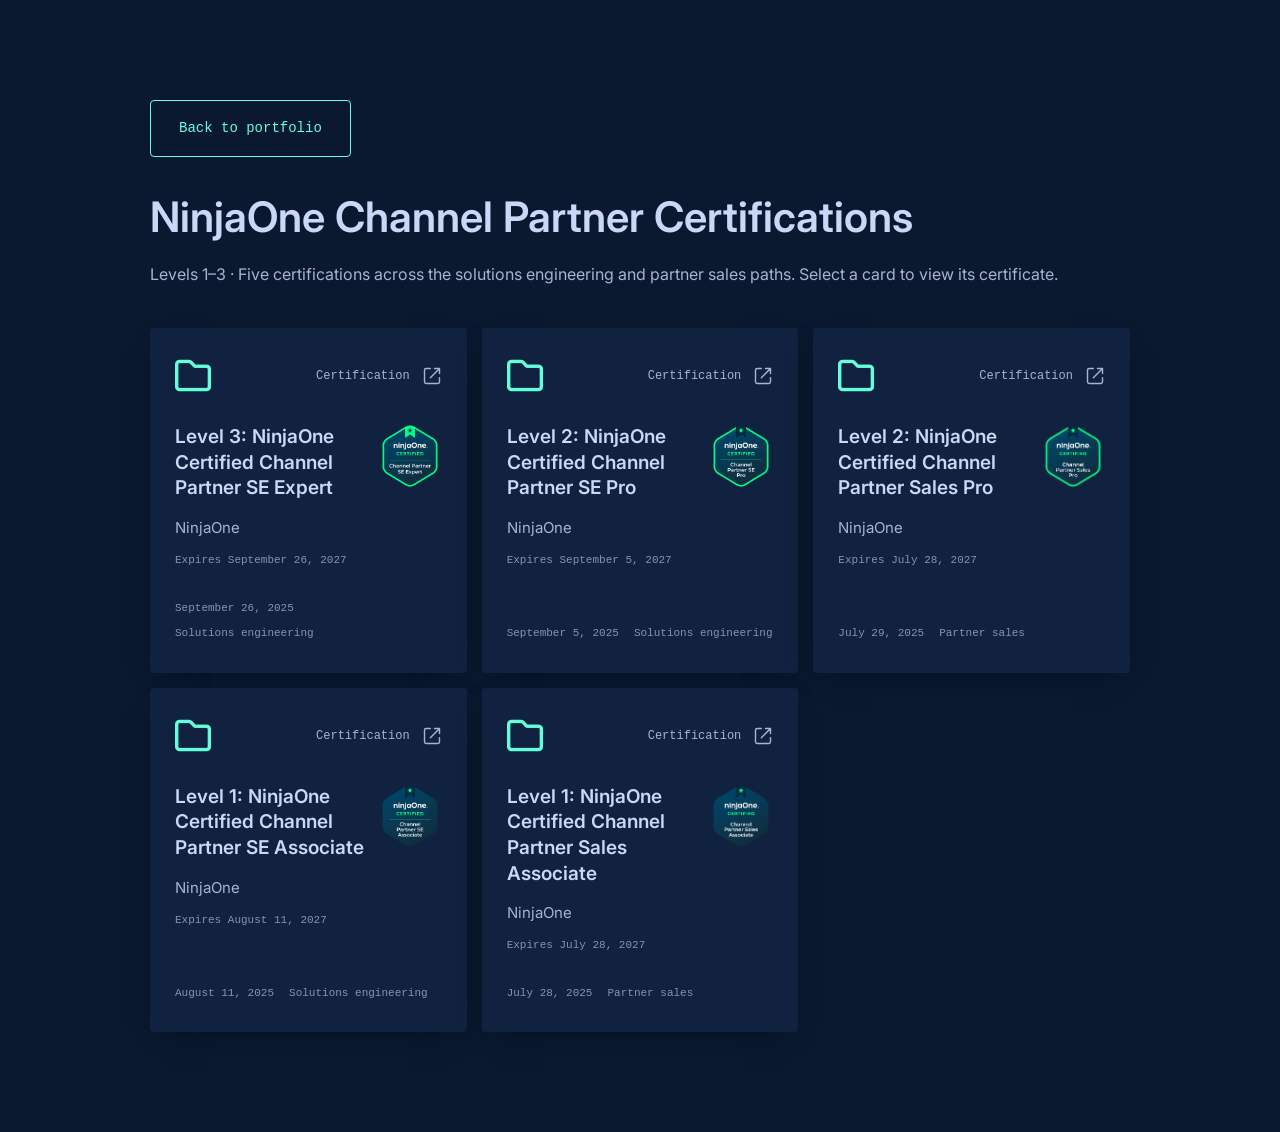
<file: ninjaone-certifications.html>
<!DOCTYPE html>
<html lang="en">
<head>
  <meta charset="UTF-8" />
  <meta name="viewport" content="width=device-width, initial-scale=1.0" />
  <title>NinjaOne Channel Partner Certifications | Josua Cabanting</title>
  <link rel="stylesheet" href="style.css?v=20261014-badges" />
  <link rel="stylesheet" href="https://cdnjs.cloudflare.com/ajax/libs/font-awesome/6.5.0/css/all.min.css" />
</head>
<body>
<main>
  <section class="credential-detail" aria-labelledby="ninjaone-heading">
    <a class="button" href="index.html#certifications">Back to portfolio</a>
    <h1 id="ninjaone-heading">NinjaOne Channel Partner Certifications</h1>
    <p class="credential-detail-intro">Levels 1–3 · Five certifications across the solutions engineering and partner sales paths. Select a card to view its certificate.</p>
    <div class="credentials-grid">
      <a class="credential-card" href="assets/certificates/NINJAONE/level_3_ninjaone_certified_channel_partner_se_expert.png" target="_blank" rel="noopener noreferrer" aria-label="View Level 3: NinjaOne Certified Channel Partner SE Expert certificate image (opens in a new tab)">
      <div class="credential-card-top"><i class="far fa-folder" aria-hidden="true"></i><span class="credential-card-kind">Certification<svg viewBox="0 0 24 24" fill="none" stroke="currentColor" stroke-width="1.7" stroke-linecap="round" stroke-linejoin="round" aria-hidden="true"><path d="M15 3h6v6M10 14 21 3M21 14v5a2 2 0 0 1-2 2H5a2 2 0 0 1-2-2V5a2 2 0 0 1 2-2h5"/></svg></span></div>
      <div class="credential-content"><div class="credential-text"><h3>Level 3: NinjaOne Certified Channel Partner SE Expert</h3>
      <p>NinjaOne</p>
      <p class="credential-status">Expires September 26, 2027</p></div><img class="credential-badge" src="assets/certificates/NINJAONE/badge_se_expert.png" alt="Level 3: NinjaOne Certified Channel Partner SE Expert badge" width="64" height="64" loading="lazy" decoding="async" /></div>
      <ul class="credential-meta"><li>September 26, 2025</li><li>Solutions engineering</li></ul>
    </a>
      <a class="credential-card" href="assets/certificates/NINJAONE/level_2_ninjaone_certified_channel_partner_se_pro.png" target="_blank" rel="noopener noreferrer" aria-label="View Level 2: NinjaOne Certified Channel Partner SE Pro certificate image (opens in a new tab)">
      <div class="credential-card-top"><i class="far fa-folder" aria-hidden="true"></i><span class="credential-card-kind">Certification<svg viewBox="0 0 24 24" fill="none" stroke="currentColor" stroke-width="1.7" stroke-linecap="round" stroke-linejoin="round" aria-hidden="true"><path d="M15 3h6v6M10 14 21 3M21 14v5a2 2 0 0 1-2 2H5a2 2 0 0 1-2-2V5a2 2 0 0 1 2-2h5"/></svg></span></div>
      <div class="credential-content"><div class="credential-text"><h3>Level 2: NinjaOne Certified Channel Partner SE Pro</h3>
      <p>NinjaOne</p>
      <p class="credential-status">Expires September 5, 2027</p></div><img class="credential-badge" src="assets/certificates/NINJAONE/badge_se_pro.png" alt="Level 2: NinjaOne Certified Channel Partner SE Pro badge" width="64" height="64" loading="lazy" decoding="async" /></div>
      <ul class="credential-meta"><li>September 5, 2025</li><li>Solutions engineering</li></ul>
    </a>
      <a class="credential-card" href="assets/certificates/NINJAONE/level_2_ninjaone_certified_channel_partner_sales_pro.png" target="_blank" rel="noopener noreferrer" aria-label="View Level 2: NinjaOne Certified Channel Partner Sales Pro certificate image (opens in a new tab)">
      <div class="credential-card-top"><i class="far fa-folder" aria-hidden="true"></i><span class="credential-card-kind">Certification<svg viewBox="0 0 24 24" fill="none" stroke="currentColor" stroke-width="1.7" stroke-linecap="round" stroke-linejoin="round" aria-hidden="true"><path d="M15 3h6v6M10 14 21 3M21 14v5a2 2 0 0 1-2 2H5a2 2 0 0 1-2-2V5a2 2 0 0 1 2-2h5"/></svg></span></div>
      <div class="credential-content"><div class="credential-text"><h3>Level 2: NinjaOne Certified Channel Partner Sales Pro</h3>
      <p>NinjaOne</p>
      <p class="credential-status">Expires July 28, 2027</p></div><img class="credential-badge" src="assets/certificates/NINJAONE/badge_sales_pro.png" alt="Level 2: NinjaOne Certified Channel Partner Sales Pro badge" width="64" height="64" loading="lazy" decoding="async" /></div>
      <ul class="credential-meta"><li>July 29, 2025</li><li>Partner sales</li></ul>
    </a>
      <a class="credential-card" href="assets/certificates/NINJAONE/level_1_ninjaone_certified_channel_partner_se_associate.png" target="_blank" rel="noopener noreferrer" aria-label="View Level 1: NinjaOne Certified Channel Partner SE Associate certificate image (opens in a new tab)">
      <div class="credential-card-top"><i class="far fa-folder" aria-hidden="true"></i><span class="credential-card-kind">Certification<svg viewBox="0 0 24 24" fill="none" stroke="currentColor" stroke-width="1.7" stroke-linecap="round" stroke-linejoin="round" aria-hidden="true"><path d="M15 3h6v6M10 14 21 3M21 14v5a2 2 0 0 1-2 2H5a2 2 0 0 1-2-2V5a2 2 0 0 1 2-2h5"/></svg></span></div>
      <div class="credential-content"><div class="credential-text"><h3>Level 1: NinjaOne Certified Channel Partner SE Associate</h3>
      <p>NinjaOne</p>
      <p class="credential-status">Expires August 11, 2027</p></div><img class="credential-badge" src="assets/certificates/NINJAONE/badge_se_associate.png" alt="Level 1: NinjaOne Certified Channel Partner SE Associate badge" width="64" height="64" loading="lazy" decoding="async" /></div>
      <ul class="credential-meta"><li>August 11, 2025</li><li>Solutions engineering</li></ul>
    </a>
      <a class="credential-card" href="assets/certificates/NINJAONE/level_1_ninjaone_certified_channel_partner_sales_associate.png" target="_blank" rel="noopener noreferrer" aria-label="View Level 1: NinjaOne Certified Channel Partner Sales Associate certificate image (opens in a new tab)">
      <div class="credential-card-top"><i class="far fa-folder" aria-hidden="true"></i><span class="credential-card-kind">Certification<svg viewBox="0 0 24 24" fill="none" stroke="currentColor" stroke-width="1.7" stroke-linecap="round" stroke-linejoin="round" aria-hidden="true"><path d="M15 3h6v6M10 14 21 3M21 14v5a2 2 0 0 1-2 2H5a2 2 0 0 1-2-2V5a2 2 0 0 1 2-2h5"/></svg></span></div>
      <div class="credential-content"><div class="credential-text"><h3>Level 1: NinjaOne Certified Channel Partner Sales Associate</h3>
      <p>NinjaOne</p>
      <p class="credential-status">Expires July 28, 2027</p></div><img class="credential-badge" src="assets/certificates/NINJAONE/badge_sales_associate.png" alt="Level 1: NinjaOne Certified Channel Partner Sales Associate badge" width="64" height="64" loading="lazy" decoding="async" /></div>
      <ul class="credential-meta"><li>July 28, 2025</li><li>Partner sales</li></ul>
    </a>
    </div>
  </section>
</main>
</body>
</html>
</file>
<file: style.css>
@import url('https://fonts.googleapis.com/css2?family=Inter:wght@400;500;600;700&display=swap');

:root {
  --navy: #0a192f;
  --light-navy: #112240;
  --lightest-navy: #233554;
  --scrollbar-thumb: #495670;
  --slate: #8892b0;
  --light-slate: #a8b2d1;
  --lightest-slate: #ccd6f6;
  --white: #e6f1ff;
  --green: #64ffda;
  --logo-letter: #45b8a5;
  --green-tint: rgba(100,255,218,0.1);
  --font-sans: 'Inter', -apple-system, BlinkMacSystemFont, 'Segoe UI', sans-serif;
  --font-mono: 'SF Mono', Consolas, 'Liberation Mono', monospace;
}
* { box-sizing: border-box; margin: 0; padding: 0; }
html { scroll-behavior: smooth; -webkit-text-size-adjust: 100%; text-size-adjust: 100%; }
/* Firefox and modern Chromium; the pseudo-elements cover older Chromium/Safari. */
html { scrollbar-width: thin; scrollbar-color: var(--scrollbar-thumb) var(--navy); }
::-webkit-scrollbar { width: 12px; height: 12px; }
::-webkit-scrollbar-track { background: var(--navy); }
::-webkit-scrollbar-thumb { background: var(--scrollbar-thumb); border: 3px solid var(--navy); border-radius: 10px; }
::-webkit-scrollbar-thumb:hover { background: var(--slate); }
::-webkit-scrollbar-corner { background: var(--navy); }
body { background: var(--navy); color: var(--slate); font: 18px/1.6 var(--font-sans); overflow-wrap: break-word; }
body.menu-open { overflow: hidden; }
::selection { background: var(--lightest-navy); color: var(--lightest-slate); }
a { color: inherit; text-decoration: none; transition: color .2s; }
a:hover { color: var(--green); }
.inline-link { color: var(--green); font-weight: 500; padding-bottom: 2px; background-image: linear-gradient(var(--green), var(--green)); background-position: left bottom; background-size: 0% 1px; background-repeat: no-repeat; transition: background-size .2s ease; }
.inline-link:hover, .inline-link:focus-visible { background-size: 100% 1px; }
button { font: inherit; cursor: pointer; }
img, svg { display: block; max-width: 100%; }
a:focus-visible, button:focus-visible, [tabindex='0']:focus-visible { outline: 2px dashed var(--green); outline-offset: 5px; }
h1, h2, h3 { color: var(--lightest-slate); line-height: 1.2; font-weight: 600; }
.skip-link { position: fixed; top: 0; left: 20px; padding: 12px 20px; color: var(--navy); background: var(--green); transform: translateY(-150%); z-index: 5000; }
.skip-link:focus { transform: translateY(0); }

/* Header */
.navbar { position: fixed; inset: 0 0 auto; height: 100px; padding: 0 50px; display: flex; align-items: center; justify-content: space-between; gap: 30px; background: rgba(10,25,47,.94); border-bottom: 1px solid transparent; -webkit-backdrop-filter: blur(10px); backdrop-filter: blur(10px); z-index: 1000; transition: height .25s, box-shadow .25s, border-color .25s; }
.navbar.is-scrolled { height: 70px; border-bottom-color: rgba(35,53,84,.3); box-shadow: 0 10px 30px -10px rgba(2,12,27,.7); }
.logo-btn { display: block; width: 48px; height: 56px; flex-shrink: 0; color: var(--green); }
.logo-btn svg { width: 100%; height: 100%; overflow: visible; stroke: currentColor; stroke-width: 5; stroke-linejoin: round; }
.logo-btn .logo-shadow { fill: var(--green); stroke: none; }
.logo-btn .logo-face { transform: translate(0, 0); transition: transform .2s ease; }
.logo-btn .logo-face polygon { fill: var(--navy); }
.logo-btn svg text { fill: var(--green); stroke: none; }
.logo-btn:hover .logo-face, .logo-btn:focus-visible .logo-face { transform: translate(-5px, -5px); }
.nav-panel, .nav-links { display: flex; align-items: center; gap: 30px; }
.navbar a { font: 13px var(--font-mono); color: var(--lightest-slate); }
.navbar a:hover { color: var(--green); }
.navbar .logo-btn { color: var(--green); }
.nav-links a span { color: var(--green); margin-right: 6px; }
.button, .resume-btn, .contact-button { display: inline-flex; align-items: center; justify-content: center; width: fit-content; min-height: 56px; padding: 17px 28px; border: 1px solid var(--green); border-radius: 4px; background: transparent; color: var(--green); font: 14px/1.5 var(--font-mono); transition: background .2s, transform .2s; }
.navbar .resume-btn { min-height: 40px; padding: 10px 16px; color: var(--green); }
.button:hover, .resume-btn:hover, .contact-button:hover { background: var(--green-tint); transform: translateY(-3px); }
.menu-toggle, .menu-backdrop { display: none; }

/* Shared content rhythm */
section { width: calc(100% - 300px); max-width: 1000px; margin: 0 auto; padding: 100px 0; scroll-margin-top: 90px; }
.section-title { display: flex; align-items: center; gap: 10px; margin-bottom: 40px; font-size: clamp(24px, 3vw, 28px); line-height: 1.1; letter-spacing: -.5px; }
.section-number { color: var(--green); font: 20px var(--font-mono); font-weight: 400; }
.section-title::after { content: ''; height: 1px; flex: 1; max-width: 300px; margin-left: 10px; background: var(--lightest-navy); }
.hero { min-height: 100vh; min-height: 100svh; display: flex; flex-direction: column; justify-content: center; align-items: flex-start; padding: 140px 0 100px; }
.hero .intro { color: var(--green); font: 16px var(--font-mono); margin-bottom: 24px; }
/* Inter has taller glyphs than the reference's Calibre at the same CSS size. */
.hero h1, .hero h2 { font-size: clamp(40px, 5.5vw, 68px); line-height: 1.1; letter-spacing: -1.5px; }
.hero h2 { color: var(--slate); font-size: clamp(40px, 5.1vw, 64px); margin-top: 10px; }
.hero .summary { max-width: 540px; font-size: 16px; line-height: 1.6; margin: 28px 0 50px; }
.hero .button { min-height: 56px; }

/* About */
.about-section { max-width: 900px; }
.tools-strip { display: flex; align-items: center; gap: 12px; margin-top: 32px; padding: 8px 10px 8px 16px; border: 1px solid var(--lightest-navy); border-radius: 24px; background: linear-gradient(110deg, var(--light-navy), #142e42); }
.tools-strip-label { flex: 0 0 auto; padding-right: 14px; border-right: 1px solid var(--lightest-navy); }
.tools-strip-label > span { display: block; color: var(--green); font: 10px/1.5 var(--font-mono); letter-spacing: 1px; }
.tools-strip-label h3 { margin-top: 2px; color: var(--lightest-slate); font: 600 13px/1.5 var(--font-sans); }
.tools-window { flex: 1; min-width: 0; overflow: hidden; border-radius: 14px; mask-image: linear-gradient(to right, transparent, black 12px, black calc(100% - 12px), transparent); }
.tools-track { display: flex; width: max-content; animation: tools-scroll 40s linear infinite; }
.tools-group { display: flex; align-items: center; flex: 0 0 auto; list-style: none; }
.tools-group li { flex: 0 0 auto; }
.tools-group a { display: flex; align-items: center; gap: 8px; padding: 8px 18px; color: var(--lightest-slate); font-size: 13px; font-weight: 600; white-space: nowrap; border-right: 1px solid var(--lightest-navy); }
.tools-group a:hover, .tools-group a:focus-visible { color: var(--green); }
.tool-icon { display: flex; align-items: center; justify-content: center; flex: 0 0 auto; width: 24px; height: 24px; min-width: 0; min-height: 0; padding: 0; background: transparent; }
.tool-icon img { display: block; flex: 0 0 auto; width: 100%; height: 100%; min-width: 0; min-height: 0; object-fit: contain; }
.tool-icon--wordmark { width: 88px; height: 26px; }
.tool-icon--netgain { position: relative; display: block; width: 88px; height: 34px; }
.tool-icon--netgain img { position: absolute; inset: 0; width: 88px; height: 34px; min-width: 0; min-height: 0; object-fit: contain; object-position: center; }
.tool-icon--wordmark + span { position: absolute; width: 1px; height: 1px; padding: 0; overflow: hidden; clip-path: inset(50%); white-space: nowrap; }
.tools-strip:hover .tools-track, .tools-strip:focus-within .tools-track { animation-play-state: paused; }
@keyframes tools-scroll { to { transform: translateX(-50%); } }
@media (max-width: 600px) {
  .tools-strip { flex-wrap: wrap; gap: 6px; padding: 10px; border-radius: 20px; }
  .tools-strip-label { flex: 1; padding: 0 8px; border: 0; }
  .tools-window { order: 3; flex-basis: 100%; }
  .tools-group a { padding: 6px 14px; }
}
@media (prefers-reduced-motion: reduce) {
  .tools-window { overflow-x: auto; mask-image: none; }
  .tools-track { animation: none; }
  .tools-group[aria-hidden="true"] { display: none; }
}
.about-content { display: grid; grid-template-columns: minmax(0, 3fr) minmax(0, 2fr); gap: 50px; align-items: start; }
.about-content .text p { margin-bottom: 15px; font-size: 17px; }
.skills-list { display: grid; grid-template-columns: repeat(2, minmax(0,1fr)); gap: 8px 15px; list-style: none; margin-top: 20px; font: 13px/1.6 var(--font-mono); }
.skills-list li { position: relative; padding-left: 20px; }
.skills-list li::before, .tab-panel li::before { content: '\25B9'; color: var(--green); position: absolute; left: 0; }
.about-content .image { padding-top: 5px; }
.img-wrapper { position: relative; isolation: isolate; max-width: 300px; margin: 0 auto; border-radius: 4px; background: var(--green); }
.img-wrapper::after { content: ''; position: absolute; inset: 18px -18px -18px 18px; border: 2px solid var(--green); border-radius: 4px; z-index: -1; transition: transform .2s; }
.img-wrapper img { width: 100%; aspect-ratio: 1; object-fit: cover; border-radius: 4px; filter: none; opacity: 1; mix-blend-mode: normal; }
.img-wrapper:hover img { filter: none; opacity: 1; mix-blend-mode: normal; }
.img-wrapper:hover::after { transform: translate(-4px,-4px); }

/* Work experience */
.experience-section { max-width: 700px; }
.experience-wrapper { display: flex; gap: 30px; min-height: 300px; }
.tab-list { display: flex; flex-direction: column; flex: 0 0 140px; }
.tab-button { min-height: 44px; padding: 12px 20px; border: 0; border-left: 2px solid var(--lightest-navy); background: transparent; color: var(--slate); text-align: left; font: 13px var(--font-mono); }
.tab-button:hover, .tab-button.active { background: var(--light-navy); color: var(--green); border-left-color: var(--green); }
.tab-panels { flex: 1; min-width: 0; }
.tab-panel { display: none; }
.tab-panel.active { display: block; }
.tab-panel h3 { font-size: 20px; line-height: 1.5; }
.company { color: var(--green); }
.range { font: 13px/1.5 var(--font-mono); margin: 5px 0 24px; }
.job-details { font: 13px/1.6 var(--font-mono); margin: -12px 0 24px; color: var(--light-slate); }
.tab-panel ul { list-style: none; }
.tab-panel li { position: relative; padding-left: 25px; margin-bottom: 12px; font-size: 17px; }

/* Featured work with overlapping descriptions and alternating layouts. */
.featured-project { display: grid; grid-template-columns: repeat(12,minmax(0,1fr)); align-items: center; margin-bottom: 100px; }
.featured-project:last-child { margin-bottom: 0; }
.project-art { grid-column: 1 / 8; grid-row: 1; min-height: 310px; border-radius: 4px; display: flex; flex-direction: column; align-items: center; justify-content: center; background: linear-gradient(135deg, #12323e, var(--light-navy)); color: var(--green); padding: 35px; }
.project-art svg { width: 240px; opacity: .65; }
.project-art span { margin-top: 18px; font: 12px var(--font-mono); opacity: .7; }
.project-lab-picture { padding: 0; min-height: 0; overflow: hidden; background: var(--light-navy); }
.project-lab-picture img { width: 100%; height: auto; display: block; }
.project-screenshot { position: relative; min-height: 0; padding: 0; overflow: hidden; background: var(--green); box-shadow: 0 10px 30px -15px #020c1b; }
.project-screenshot::after { content: ''; position: absolute; inset: 0; background: rgba(10,25,47,.4); pointer-events: none; transition: opacity .25s; }
.project-screenshot img { width: 100%; height: auto; aspect-ratio: 8 / 5; object-fit: cover; object-position: left top; filter: grayscale(100%) contrast(1.05); mix-blend-mode: multiply; transition: filter .25s; }
.project-lab-picture.project-screenshot img { aspect-ratio: auto; }
.project-screenshot:hover img, .project-screenshot:focus-visible img { filter: none; mix-blend-mode: normal; }
.project-screenshot:hover::after, .project-screenshot:focus-visible::after { opacity: 0; }
.project-content { grid-column: 7 / -1; grid-row: 1; position: relative; text-align: right; z-index: 1; }
.project-eyebrow { color: var(--green); font: 13px/1.5 var(--font-mono); margin-bottom: 10px; }
.project-content h3 { font-size: 24px; line-height: 1.1; letter-spacing: -.5px; margin-bottom: 25px; }
.featured-project--inventory .project-content h3 { font-size: 20px; line-height: 1.3; letter-spacing: -.3px; margin-left: 0; }
@media (min-width: 769px) {
  .featured-project--inventory:nth-of-type(even) .project-content h3 { max-width: calc(83.3333% - 20px); }
}
.project-description { padding: 25px; background: var(--light-navy); border-radius: 4px; color: var(--light-slate); box-shadow: 0 10px 30px -15px #020c1b; font-size: 16px; line-height: 1.5; }
.project-tags { display: flex; justify-content: flex-end; flex-wrap: wrap; gap: 10px 18px; list-style: none; margin-top: 25px; font: 13px/1.5 var(--font-mono); color: var(--light-slate); }
.featured-project:nth-of-type(even) .project-art { grid-column: 6 / -1; }
.featured-project:nth-of-type(even) .project-content { grid-column: 1 / 7; text-align: left; }
.featured-project:nth-of-type(even) .project-tags { justify-content: flex-start; }
.project-links { display: flex; justify-content: flex-end; gap: 10px; margin-top: 15px; }
.project-links a { display: inline-flex; align-items: center; justify-content: center; width: 44px; height: 44px; color: var(--lightest-slate); }
.project-links a:hover { color: var(--green); }
.project-links svg { width: 22px; height: 22px; }
.featured-project:nth-of-type(even) .project-links { justify-content: flex-start; }

/* Learning cards follow the reference's noteworthy-project grid. */
.credentials-section > h2 { text-align: center; font-size: clamp(23px, 3vw, 28px); line-height: 1.3; letter-spacing: -.5px; }
.credentials-subtitle { margin: 15px auto 45px; text-align: center; color: var(--green); font: 13px/1.7 var(--font-mono); }
.credentials-grid { display: grid; grid-template-columns: repeat(3, minmax(0, 1fr)); gap: 15px; }
.credential-card { display: flex; flex-direction: column; min-width: 0; min-height: 300px; padding: 30px 25px; border-radius: 4px; background: var(--light-navy); box-shadow: 0 10px 30px -15px #020c1b; cursor: pointer; transition: transform .25s; }
.credential-card[hidden], .credentials-toggle[hidden] { display: none; }
.credential-card:hover, .credential-card:focus-visible { transform: translateY(-7px); }
.credential-card-top { display: flex; align-items: center; justify-content: space-between; gap: 12px; margin-bottom: 30px; }
.credential-card-top i { font-size: 36px; color: var(--green); }
.credential-card-top span { color: var(--light-slate); font: 12px var(--font-mono); }
.credential-card-kind { display: inline-flex; align-items: center; gap: 12px; }
.credential-card-kind svg { width: 20px; height: 20px; }
.credential-content { display: grid; grid-template-columns: minmax(0, 1fr) 64px; align-items: start; gap: 12px; }
.credential-text { min-width: 0; }
.credential-badge { width: 64px; height: 64px; object-fit: contain; border-radius: 4px; }
.credential-logo { padding: 5px; background: #fff; }
.credential-badge-set { display: grid; grid-template-columns: repeat(5, minmax(0, 1fr)); gap: 8px; margin-top: 20px; }
.credential-badge-set img { width: 100%; height: 44px; object-fit: contain; }
.credential-detail > .button { margin-bottom: 35px; }
.credential-detail h1 { font-size: clamp(26px, 4vw, 42px); line-height: 1.2; }
.credential-detail-intro { margin: 20px 0 40px; font-size: 16px; color: var(--light-slate); }
.credential-card h3 { font-size: 19px; line-height: 1.35; margin-bottom: 15px; transition: color .2s; }
.credential-card:hover h3, .credential-card:focus-visible h3, .credential-card:hover .credential-card-kind, .credential-card:focus-visible .credential-card-kind { color: var(--green); }
.credential-card p { font-size: 15px; line-height: 1.6; color: var(--light-slate); }
.credential-card .credential-status { margin-top: 12px; font: 11px/1.6 var(--font-mono); color: var(--slate); }
.credentials-toggle { display: flex; margin: 45px auto 0; }
.credential-meta { display: flex; flex-wrap: wrap; gap: 8px 15px; list-style: none; margin-top: auto; padding-top: 30px; color: var(--slate); font: 11px/1.6 var(--font-mono); }

/* Contact and edge rails */
.contact-section { max-width: 600px; text-align: center; padding: 120px 0 160px; }
.contact-subtitle { color: var(--green); font: 16px var(--font-mono); margin-bottom: 20px; }
.contact-subtitle .section-number { font-size: inherit; }
.contact-title { font-size: clamp(40px, 5vw, 60px); margin-bottom: 22px; }
.contact-content p { font-size: 17px; }
.contact-button { margin-top: 45px; }
.contact-content .contact-phone { margin-top: 20px; font: 14px/1.6 var(--font-mono); }
.contact-phone a { display: inline-flex; align-items: center; justify-content: center; gap: 10px; min-height: 44px; padding: 8px 12px; color: var(--green); }
.contact-phone a:hover { text-decoration: underline; text-underline-offset: 4px; }
footer { padding: 20px 24px 28px; text-align: center; font: 12px/1.8 var(--font-mono); }
.social-icons, .email-container { position: fixed; bottom: 0; z-index: 20; }
.social-icons { left: 40px; }
.social-icons ul { list-style: none; display: flex; flex-direction: column; align-items: center; gap: 5px; }
.social-icons a { display: flex; align-items: center; justify-content: center; width: 40px; height: 44px; font-size: 19px; transition: transform .2s, color .2s; }
.social-icons a:hover { transform: translateY(-3px); }
.email-container { right: 40px; display: flex; align-items: center; flex-direction: column; }
.email-link { padding: 10px; margin-bottom: 20px; writing-mode: vertical-rl; font: 12px var(--font-mono); letter-spacing: .1em; }
.social-icons::after, .email-container::after { content: ''; display: block; width: 1px; height: 90px; margin: 20px auto 0; background: var(--light-slate); }
.email-container::after { margin-top: 0; }

/* Intro animation */
#page-loader { position: fixed; inset: 0; display: flex; align-items: center; justify-content: center; background: #020c1b; z-index: 2000; pointer-events: none; animation: loaderExit .35s ease 1.85s forwards; transition: opacity .3s, visibility .3s; }
#page-loader.fade-out { opacity: 0; visibility: hidden; }
.loader-hex { width: 100px; height: 100px; transform-origin: center; animation: loaderShrink .35s ease-in-out 1.5s forwards; }
.hex-outline { fill: none; stroke: var(--green); stroke-width: 5; stroke-linejoin: round; stroke-linecap: round; stroke-dasharray: 1; stroke-dashoffset: 1; animation: drawHex .9s ease-in-out forwards; }
.hex-letter { fill: var(--logo-letter); font: 500 42px var(--font-sans); opacity: 0; animation: fadeIn .3s ease .7s forwards; }
@keyframes drawHex {
  0% { stroke-dashoffset: 1; stroke-dasharray: 1; }
  99.9% { stroke-dashoffset: 0; stroke-dasharray: 1; }
  100% { stroke-dashoffset: 0; stroke-dasharray: none; }
}
@keyframes fadeIn { to { opacity: 1; } }
@keyframes loaderShrink { to { transform: scale(.1); opacity: 0; } }
@keyframes loaderExit { to { opacity: 0; visibility: hidden; } }

@media (max-width: 1080px) {
  .credentials-grid { grid-template-columns: repeat(2, minmax(0, 1fr)); }
  section { width: calc(100% - 200px); }
  .navbar { padding: 0 40px; }
  .nav-panel, .nav-links { gap: 20px; }
  .social-icons { left: 20px; }
  .email-container { right: 20px; }
  .about-content { gap: 35px; }
}
@media (max-width: 768px) {
  section { width: calc(100% - 100px); padding: 80px 0; scroll-margin-top: 80px; }
  .navbar { height: 80px; padding: 0 30px; }
  .navbar.is-scrolled { height: 80px; }
  .nav-panel { gap: 15px; }
  .nav-links { gap: 15px; }
  .navbar a { font-size: 11px; }
  .nav-links a span { margin-right: 3px; }
  .hero { padding: 130px 0 100px; }
  .hero h1, .hero h2 { font-size: clamp(36px,7vw,52px); letter-spacing: -1px; }
  .about-content { grid-template-columns: 1fr; }
  .about-content .image { max-width: 260px; width: 75%; margin: 20px auto 0; }
  .section-title::after { margin-left: 0; }
  .project-content, .featured-project:nth-of-type(even) .project-content { grid-column: 1 / -1; text-align: left; padding: 35px; }
  .project-art, .featured-project:nth-of-type(even) .project-art { grid-column: 1 / -1; align-self: stretch; min-height: 300px; opacity: .15; }
  .project-art span { display: none; }
  .project-description { padding: 0; background: transparent; box-shadow: none; }
  .project-tags { justify-content: flex-start; }
  .project-links { justify-content: flex-start; }
  .featured-project { margin-bottom: 40px; background: var(--light-navy); border-radius: 4px; }
  .featured-project--inventory { display: block; overflow: hidden; }
  .featured-project--lab { display: block; overflow: hidden; }
  .featured-project--lab .project-lab-picture { min-height: 0; opacity: 1; border-radius: 4px 4px 0 0; }
  .featured-project--portfolio { display: block; overflow: hidden; }
  .featured-project--portfolio .project-lab-picture { min-height: 0; opacity: 1; border-radius: 4px 4px 0 0; }
  .project-lab-picture.project-screenshot img { filter: none; mix-blend-mode: normal; }
  .project-lab-picture.project-screenshot::after { display: none; }
  .featured-project--inventory .project-screenshot { min-height: 0; opacity: 1; border-radius: 4px 4px 0 0; }
  .featured-project--inventory .project-screenshot img { aspect-ratio: auto; filter: none; mix-blend-mode: normal; }
  .featured-project--inventory .project-screenshot::after { display: none; }
  .featured-project--inventory .project-content h3 { margin-left: 0; }
  .social-icons, .email-container { position: static; }
  .social-icons ul { flex-direction: row; justify-content: center; gap: 15px; }
  .social-icons::after, .email-container::after { display: none; }
  .email-container { padding: 10px 24px 25px; }
  .email-link { writing-mode: horizontal-tb; margin-bottom: 0; overflow-wrap: anywhere; text-align: center; }
  .contact-section { padding: 100px 0; }
}
/* The enhanced drawer only hides links once JavaScript is ready. */
@media (max-width: 900px) {
  .navbar { height: auto; min-height: 80px; flex-wrap: wrap; }
  .nav-panel { flex: 1; flex-wrap: wrap; justify-content: flex-end; padding: 15px 0; }
  .nav-links { flex-wrap: wrap; justify-content: flex-end; }
  .nav-ready.navbar { height: 80px; flex-wrap: nowrap; }
  .nav-ready .nav-panel { position: fixed; top: 0; right: 0; width: min(75vw,400px); height: 100vh; height: 100dvh; padding: 100px 30px 50px; flex-direction: column; flex-wrap: nowrap; justify-content: center; gap: 35px; background: var(--light-navy); box-shadow: -10px 0 30px -15px #020c1b; transform: translateX(110%); visibility: hidden; transition: transform .25s, visibility .25s; overflow-y: auto; }
  .nav-ready.nav-open .nav-panel { transform: translateX(0); visibility: visible; }
  .nav-ready .nav-links { flex-direction: column; gap: 18px; }
  .nav-links a { min-height: 44px; display: flex; align-items: center; }
  .nav-ready .nav-links a { flex-direction: column; justify-content: center; font-size: 16px; gap: 6px; }
  .nav-ready .nav-links a span { font-size: 14px; margin: 0; }
  .nav-ready .resume-btn { min-height: 48px; padding: 12px 30px; font-size: 14px; }
  .nav-ready .menu-toggle { display: flex; flex-direction: column; justify-content: center; align-items: flex-end; gap: 7px; width: 44px; height: 44px; border: 0; background: transparent; z-index: 1; }
  .menu-toggle span { display: block; width: 30px; height: 2px; background: var(--green); transition: transform .2s, opacity .2s; }
  .menu-toggle span:nth-child(2) { width: 25px; }
  .menu-toggle span:nth-child(3) { width: 20px; }
  .nav-open .menu-toggle span:first-child { transform: translateY(9px) rotate(45deg); }
  .nav-open .menu-toggle span:nth-child(2) { opacity: 0; }
  .nav-open .menu-toggle span:last-child { width: 30px; transform: translateY(-9px) rotate(-45deg); }
  .menu-backdrop:not([hidden]) { display: block; position: fixed; inset: 0; border: 0; background: rgba(2,12,27,.65); -webkit-backdrop-filter: blur(4px); backdrop-filter: blur(4px); z-index: 999; }
  .experience-wrapper { flex-direction: column; gap: 25px; }
  .tab-list { flex: 0 0 auto; flex-direction: row; overflow-x: auto; }
  .tab-button { flex-shrink: 0; border-left: 0; border-bottom: 2px solid var(--lightest-navy); padding: 12px 16px; }
  .tab-button:hover, .tab-button.active { border-bottom-color: var(--green); }
}
@media (max-width: 480px) {
  .credentials-grid { grid-template-columns: 1fr; }
  .credential-card { min-height: 260px; }
  body { font-size: 16px; }
  section { width: calc(100% - 50px); padding: 70px 0; }
  .navbar { padding: 0 25px; }
  .hero { padding: 120px 0 80px; }
  .hero .intro { font-size: 14px; margin-bottom: 22px; }
  .hero h1, .hero h2 { font-size: clamp(30px,8.5vw,38px); letter-spacing: -1px; }
  .hero .summary { font-size: 16px; margin: 24px 0 35px; }
  .hero .button { padding: 17px 24px; }
  .section-title { font-size: 23px; gap: 8px; }
  .section-number { font-size: 16px; }
  .about-content .text p, .tab-panel li, .project-description, .contact-content p { font-size: 16px; }
  .project-content, .featured-project:nth-of-type(even) .project-content { padding: 28px 24px; }
  .project-content h3 { font-size: 23px; }
  .project-tags { gap: 8px 12px; }
  .skills-list { font-size: 12px; }
}
@media (max-width: 900px) and (max-height: 600px) {
  .nav-ready .nav-panel { justify-content: flex-start; padding: 80px 24px 32px; }
}
@media (max-width: 360px) {
  .skills-list { grid-template-columns: 1fr; }
  .section-title { font-size: 21px; }
}
@media (prefers-reduced-motion: reduce) {
  html { scroll-behavior: auto; }
  *, *::before, *::after { animation-duration: .01ms !important; animation-delay: 0ms !important; transition-duration: .01ms !important; }
}
</file>
